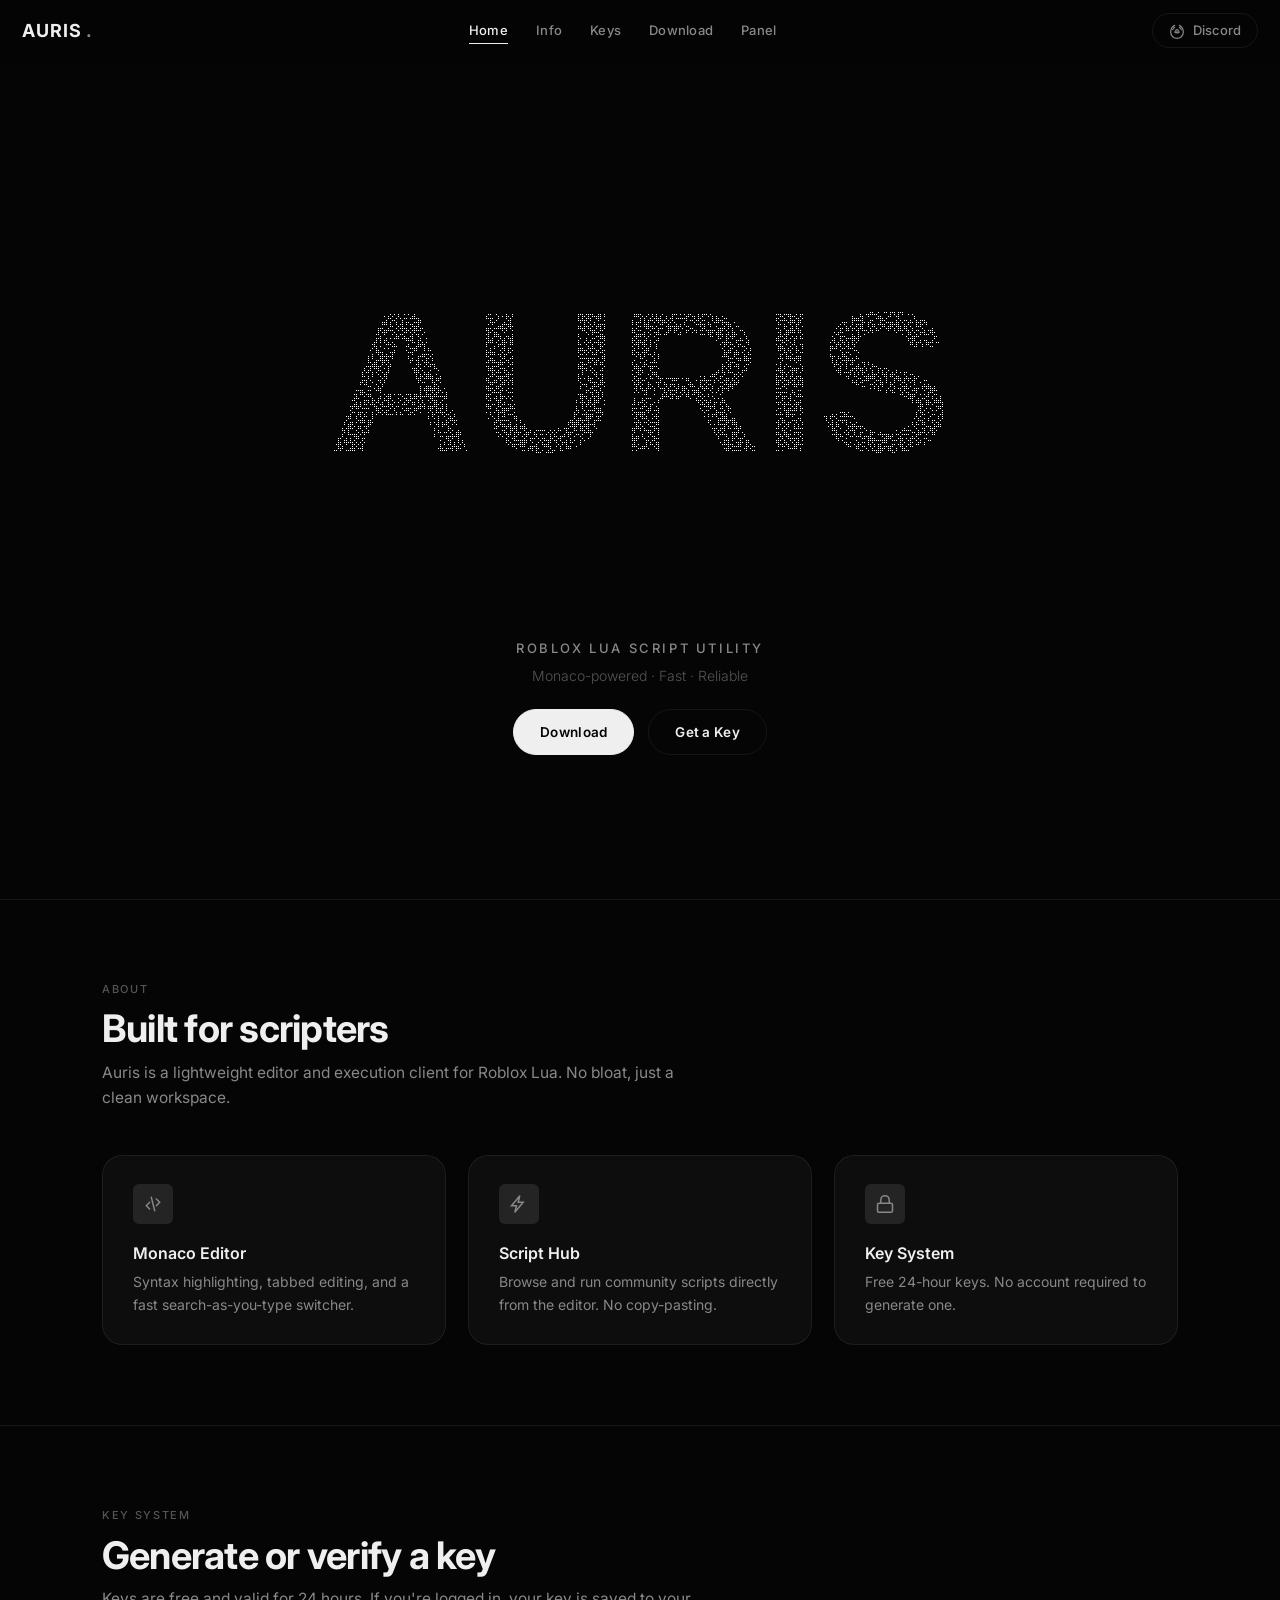
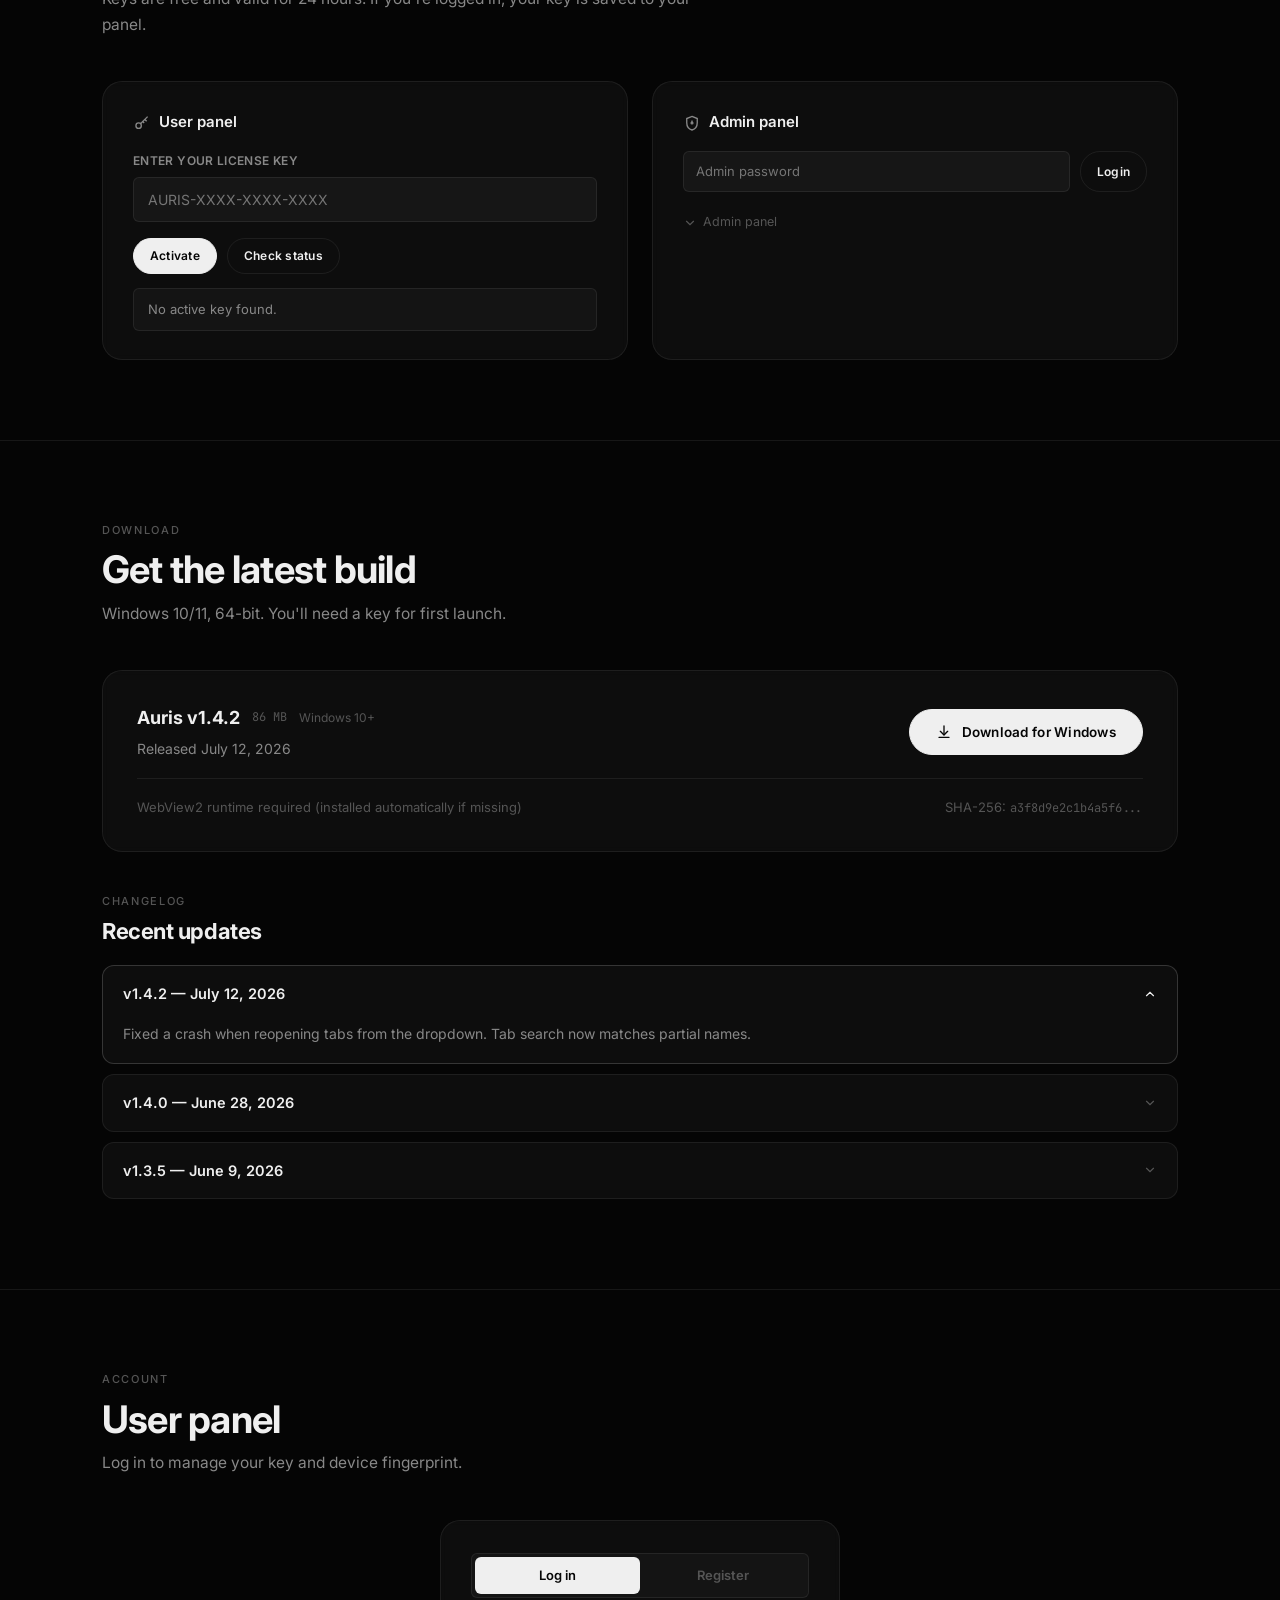
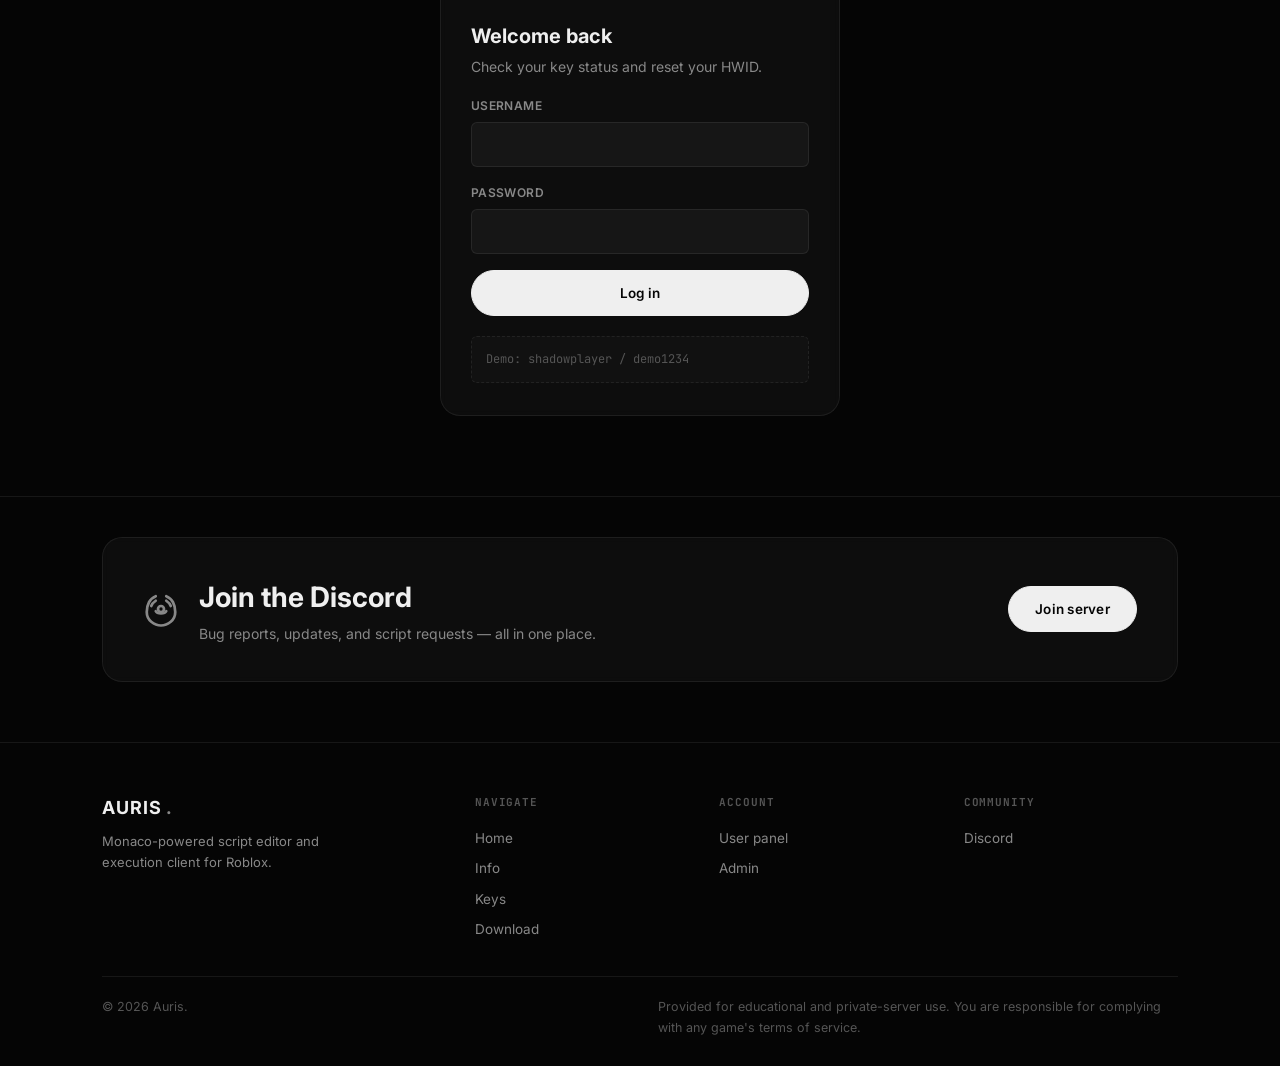
<file: index.html>
<!DOCTYPE html>
<html lang="en">
<head>
    <meta charset="UTF-8" />
    <meta name="viewport" content="width=device-width, initial-scale=1.0" />
    <title>Auris — Roblox Lua Script Utility</title>
    <link rel="preconnect" href="https://fonts.googleapis.com" />
    <link rel="preconnect" href="https://fonts.gstatic.com" crossorigin />
    <link href="https://fonts.googleapis.com/css2?family=Inter:ital,opsz,wght@0,14..32,100..900;1,14..32,100..900&family=JetBrains+Mono:ital,wght@0,100..800;1,100..800&display=swap" rel="stylesheet" />
    <style>
        /* ============================================================
           AURIS — refined minimal theme (monochrome)
           ============================================================ */
        *,
        *::before,
        *::after {
            box-sizing: border-box;
            margin: 0;
            padding: 0;
        }

        :root {
            --bg: #050505;
            --bg-raised: #0b0b0b;
            --bg-panel: rgba(255, 255, 255, 0.035);
            --border: rgba(255, 255, 255, 0.07);
            --border-hi: rgba(255, 255, 255, 0.16);
            --text: #efefef;
            --text-dim: #888;
            --text-muted: #555;
            --text-inverse: #0b0b0b;
            --accent-soft: rgba(192, 192, 192, 0.12);
            --accent-glow: rgba(255, 255, 255, 0.06);
            --radius-sm: 6px;
            --radius-md: 12px;
            --radius-lg: 20px;
            --radius-xl: 28px;
            --font: 'Inter', -apple-system, BlinkMacSystemFont, 'Segoe UI', sans-serif;
            --mono: 'JetBrains Mono', ui-monospace, 'Consolas', monospace;
            --max-w: 1120px;
            --nav-h: 62px;
        }

        html {
            scroll-behavior: smooth;
        }

        body {
            background: var(--bg);
            color: var(--text);
            font-family: var(--font);
            font-size: 15px;
            line-height: 1.65;
            -webkit-font-smoothing: antialiased;
            overflow-x: hidden;
        }

        ::selection {
            background: rgba(255, 255, 255, 0.15);
            color: #fff;
        }

        ::-webkit-scrollbar {
            width: 4px;
        }
        ::-webkit-scrollbar-track {
            background: var(--bg);
        }
        ::-webkit-scrollbar-thumb {
            background: #333;
            border-radius: 4px;
        }
        ::-webkit-scrollbar-thumb:hover {
            background: #555;
        }

        a {
            color: inherit;
            text-decoration: none;
        }

        button {
            font: inherit;
            cursor: pointer;
            border: none;
            background: none;
            color: inherit;
        }

        input {
            font: inherit;
            color: inherit;
            background: none;
            border: none;
            outline: none;
        }

        /* ---- containers ---- */
        .container {
            max-width: var(--max-w);
            margin: 0 auto;
            padding: 0 22px;
        }

        /* ---- nav ---- */
        .navbar {
            position: fixed;
            top: 0;
            left: 0;
            right: 0;
            z-index: 100;
            height: var(--nav-h);
            padding: 0 22px;
            display: flex;
            align-items: center;
            justify-content: space-between;
            background: rgba(5, 5, 5, 0.7);
            backdrop-filter: blur(14px) saturate(1.4);
            -webkit-backdrop-filter: blur(14px) saturate(1.4);
            border-bottom: 1px solid transparent;
            transition: border-color 0.3s, background 0.3s;
        }
        .navbar.scrolled {
            border-color: var(--border);
            background: rgba(5, 5, 5, 0.85);
        }

        .nav-logo {
            font-weight: 700;
            font-size: 18px;
            letter-spacing: 0.06em;
            display: flex;
            align-items: center;
            gap: 4px;
        }
        .nav-logo .dot {
            color: var(--text-dim);
        }

        .nav-links {
            display: flex;
            gap: 28px;
            list-style: none;
            align-items: center;
        }
        .nav-links a {
            font-size: 13px;
            font-weight: 500;
            color: var(--text-dim);
            transition: color 0.2s;
            letter-spacing: 0.02em;
            position: relative;
            padding: 4px 0;
        }
        .nav-links a::after {
            content: '';
            position: absolute;
            left: 0;
            bottom: -2px;
            width: 0;
            height: 1.5px;
            background: var(--text);
            transition: width 0.3s;
        }
        .nav-links a:hover,
        .nav-links a.active {
            color: var(--text);
        }
        .nav-links a:hover::after,
        .nav-links a.active::after {
            width: 100%;
        }

        .nav-discord {
            display: inline-flex;
            align-items: center;
            gap: 8px;
            font-size: 13px;
            font-weight: 500;
            color: var(--text-dim);
            padding: 6px 16px;
            border: 1px solid var(--border);
            border-radius: 30px;
            transition: border-color 0.25s, color 0.25s;
        }
        .nav-discord:hover {
            border-color: var(--border-hi);
            color: var(--text);
        }
        .nav-discord .icon {
            width: 16px;
            height: 16px;
            flex-shrink: 0;
        }

        .nav-toggle {
            display: none;
            width: 36px;
            height: 36px;
            align-items: center;
            justify-content: center;
            border: 1px solid var(--border);
            border-radius: var(--radius-sm);
            color: var(--text-dim);
        }
        .nav-toggle .icon {
            width: 18px;
            height: 18px;
        }

        /* mobile panel */
        .mobile-panel {
            display: none;
            position: fixed;
            top: 0;
            right: 0;
            bottom: 0;
            width: min(300px, 80vw);
            background: #080808;
            border-left: 1px solid var(--border);
            z-index: 140;
            padding: 24px 20px;
            transform: translateX(100%);
            transition: transform 0.32s ease;
        }
        .mobile-panel.open {
            transform: translateX(0);
        }
        .mobile-panel-head {
            display: flex;
            justify-content: space-between;
            align-items: center;
            margin-bottom: 28px;
        }
        .mobile-panel-head .close-btn {
            color: var(--text-dim);
            padding: 4px;
        }
        .mobile-panel-head .close-btn .icon {
            width: 20px;
            height: 20px;
        }
        .mobile-panel nav {
            display: flex;
            flex-direction: column;
            gap: 2px;
        }
        .mobile-panel nav a {
            padding: 12px 4px;
            font-size: 15px;
            color: var(--text);
            border-bottom: 1px solid var(--border);
        }
        .scrim {
            display: none;
            position: fixed;
            inset: 0;
            background: rgba(0, 0, 0, 0.6);
            z-index: 130;
            opacity: 0;
            transition: opacity 0.3s;
        }
        .scrim.open {
            opacity: 1;
        }

        @media (max-width: 780px) {
            .nav-links {
                display: none;
            }
            .nav-toggle {
                display: inline-flex;
            }
            .mobile-panel,
            .scrim {
                display: block;
            }
            .nav-discord .label {
                display: none;
            }
        }

        /* ---- hero / canvas ---- */
        .hero {
            position: relative;
            height: 100vh;
            min-height: 560px;
            height: 100svh;
            overflow: hidden;
            display: flex;
            align-items: center;
            justify-content: center;
        }
        .hero-canvas {
            position: absolute;
            inset: 0;
            width: 100%;
            height: 100%;
            z-index: 1;
            display: block;
        }
        .hero-overlay {
            position: absolute;
            left: 0;
            right: 0;
            bottom: 16%;
            z-index: 2;
            text-align: center;
            padding: 0 24px;
            opacity: 0;
            animation: heroFade 1.2s ease forwards;
            animation-delay: 2.8s;
            pointer-events: none;
        }
        .hero-overlay .tagline {
            font-size: 13px;
            font-weight: 500;
            color: var(--text-dim);
            letter-spacing: 0.2em;
            text-transform: uppercase;
            margin-bottom: 4px;
        }
        .hero-overlay .sub {
            font-size: 14px;
            color: var(--text-muted);
            font-weight: 300;
        }
        .hero-actions {
            margin-top: 22px;
            display: flex;
            gap: 14px;
            justify-content: center;
            flex-wrap: wrap;
            pointer-events: auto;
        }

        @keyframes heroFade {
            to {
                opacity: 1;
            }
        }

        /* ---- buttons ---- */
        .btn {
            display: inline-flex;
            align-items: center;
            gap: 10px;
            padding: 11px 26px;
            border-radius: 30px;
            font-weight: 600;
            font-size: 13.5px;
            letter-spacing: 0.02em;
            border: 1px solid transparent;
            transition: background 0.25s, border-color 0.25s, transform 0.2s, box-shadow 0.25s;
        }
        .btn-primary {
            background: var(--text);
            color: var(--bg);
            border-color: var(--text);
        }
        .btn-primary:hover {
            background: #ccc;
            border-color: #ccc;
            transform: translateY(-2px);
            box-shadow: 0 8px 30px rgba(255, 255, 255, 0.06);
        }
        .btn-secondary {
            background: transparent;
            border-color: var(--border);
            color: var(--text);
        }
        .btn-secondary:hover {
            border-color: var(--border-hi);
            background: var(--bg-panel);
            transform: translateY(-2px);
        }
        .btn-ghost {
            background: var(--bg-panel);
            border-color: var(--border);
            color: var(--text-dim);
        }
        .btn-ghost:hover {
            border-color: var(--border-hi);
            color: var(--text);
        }
        .btn-danger {
            background: rgba(255, 80, 80, 0.08);
            border-color: rgba(255, 80, 80, 0.2);
            color: #f77;
        }
        .btn-danger:hover {
            background: rgba(255, 80, 80, 0.16);
            border-color: rgba(255, 80, 80, 0.35);
        }
        .btn-block {
            width: 100%;
            justify-content: center;
        }
        .btn-sm {
            padding: 7px 16px;
            font-size: 12px;
            border-radius: 20px;
        }
        .btn .icon {
            width: 16px;
            height: 16px;
            flex-shrink: 0;
        }

        /* ---- sections ---- */
        section {
            padding: 80px 0;
            border-bottom: 1px solid var(--border);
        }
        section:last-of-type {
            border-bottom: none;
        }

        .section-head {
            max-width: 600px;
            margin-bottom: 44px;
        }
        .section-head .label {
            font-size: 11px;
            font-weight: 500;
            letter-spacing: 0.15em;
            text-transform: uppercase;
            color: var(--text-muted);
            display: block;
            margin-bottom: 8px;
        }
        .section-head h2 {
            font-size: clamp(26px, 3.4vw, 38px);
            font-weight: 700;
            letter-spacing: -0.02em;
            line-height: 1.2;
        }
        .section-head p {
            color: var(--text-dim);
            margin-top: 8px;
            font-size: 15.5px;
        }

        /* ---- cards ---- */
        .card {
            background: var(--bg-panel);
            border: 1px solid var(--border);
            border-radius: var(--radius-lg);
            padding: 28px 30px;
            transition: border-color 0.25s, transform 0.25s;
            backdrop-filter: blur(4px);
        }
        .card-hover:hover {
            border-color: var(--border-hi);
            transform: translateY(-3px);
        }

        .grid-2 {
            display: grid;
            grid-template-columns: 1fr 1fr;
            gap: 22px;
        }
        .grid-3 {
            display: grid;
            grid-template-columns: repeat(3, 1fr);
            gap: 22px;
        }
        @media (max-width: 820px) {
            .grid-2 {
                grid-template-columns: 1fr;
            }
            .grid-3 {
                grid-template-columns: 1fr 1fr;
            }
        }
        @media (max-width: 540px) {
            .grid-3 {
                grid-template-columns: 1fr;
            }
        }

        .feature-icon {
            width: 40px;
            height: 40px;
            border-radius: var(--radius-sm);
            background: var(--accent-soft);
            display: flex;
            align-items: center;
            justify-content: center;
            margin-bottom: 16px;
        }
        .feature-icon .icon {
            width: 20px;
            height: 20px;
            color: var(--text-dim);
        }
        .feature-card h3 {
            font-size: 16px;
            font-weight: 600;
            margin-bottom: 4px;
        }
        .feature-card p {
            font-size: 14px;
            color: var(--text-dim);
            margin: 0;
        }

        /* ---- steps ---- */
        .steps {
            display: grid;
            grid-template-columns: repeat(3, 1fr);
            gap: 28px;
            counter-reset: step;
        }
        @media (max-width: 700px) {
            .steps {
                grid-template-columns: 1fr;
                gap: 18px;
            }
        }
        .step .num {
            font-family: var(--mono);
            font-size: 12px;
            color: var(--text-muted);
            letter-spacing: 0.08em;
            display: block;
            margin-bottom: 10px;
        }
        .step h3 {
            font-size: 16px;
            font-weight: 600;
            margin-bottom: 2px;
        }
        .step p {
            font-size: 14px;
            color: var(--text-dim);
            margin: 0;
        }

        /* ---- key system ---- */
        .key-grid {
            display: grid;
            grid-template-columns: 1fr 1fr;
            gap: 24px;
        }
        @media (max-width: 800px) {
            .key-grid {
                grid-template-columns: 1fr;
            }
        }

        .key-panel .panel-title {
            display: flex;
            align-items: center;
            justify-content: space-between;
            margin-bottom: 16px;
        }
        .key-panel .panel-title h3 {
            font-size: 15px;
            font-weight: 600;
            display: flex;
            align-items: center;
            gap: 8px;
        }
        .key-panel .panel-title h3 .icon {
            width: 18px;
            height: 18px;
            color: var(--text-dim);
        }

        .field {
            margin-bottom: 16px;
        }
        .field label {
            display: block;
            font-size: 12px;
            font-weight: 600;
            color: var(--text-dim);
            margin-bottom: 6px;
            letter-spacing: 0.03em;
            text-transform: uppercase;
        }
        .field input {
            width: 100%;
            padding: 10px 14px;
            background: rgba(255, 255, 255, 0.04);
            border: 1px solid var(--border);
            border-radius: var(--radius-sm);
            font-size: 14px;
            transition: border-color 0.25s;
        }
        .field input:focus {
            border-color: var(--border-hi);
        }

        .status-badge {
            display: inline-flex;
            align-items: center;
            gap: 6px;
            font-size: 11.5px;
            font-weight: 600;
            font-family: var(--mono);
            padding: 3px 12px 3px 8px;
            border-radius: 20px;
            text-transform: uppercase;
            letter-spacing: 0.04em;
        }
        .status-badge::before {
            content: '';
            width: 6px;
            height: 6px;
            border-radius: 50%;
            flex-shrink: 0;
        }
        .status-badge.active {
            background: rgba(255, 255, 255, 0.06);
            color: var(--text);
        }
        .status-badge.active::before {
            background: var(--text);
        }
        .status-badge.inactive {
            background: rgba(255, 255, 255, 0.03);
            color: var(--text-muted);
        }
        .status-badge.inactive::before {
            background: var(--text-muted);
        }
        .status-badge.expired {
            background: rgba(255, 80, 80, 0.08);
            color: #f77;
        }
        .status-badge.expired::before {
            background: #f77;
        }

        .key-display {
            font-family: var(--mono);
            font-size: 14px;
            letter-spacing: 0.02em;
            background: rgba(255, 255, 255, 0.03);
            border: 1px solid var(--border);
            border-radius: var(--radius-sm);
            padding: 12px 16px;
            display: flex;
            align-items: center;
            justify-content: space-between;
            gap: 12px;
            margin: 12px 0;
            word-break: break-all;
        }
        .key-display button {
            color: var(--text-muted);
            flex-shrink: 0;
            padding: 4px;
            transition: color 0.2s;
        }
        .key-display button:hover {
            color: var(--text);
        }
        .key-display .icon {
            width: 16px;
            height: 16px;
        }

        .meta-line {
            display: flex;
            justify-content: space-between;
            padding: 8px 0;
            border-bottom: 1px solid var(--border);
            font-size: 13.5px;
        }
        .meta-line:last-child {
            border-bottom: none;
        }
        .meta-line .label {
            color: var(--text-dim);
        }
        .meta-line .value {
            font-weight: 500;
        }
        .meta-line .mono {
            font-family: var(--mono);
            font-size: 13px;
        }

        .btn-group {
            display: flex;
            gap: 10px;
            flex-wrap: wrap;
            margin-top: 12px;
        }

        .status-msg {
            margin-top: 14px;
            padding: 10px 14px;
            border-radius: var(--radius-sm);
            font-size: 13px;
            display: none;
        }
        .status-msg.success {
            display: block;
            background: rgba(255, 255, 255, 0.05);
            border: 1px solid rgba(255, 255, 255, 0.08);
            color: var(--text);
        }
        .status-msg.error {
            display: block;
            background: rgba(255, 80, 80, 0.06);
            border: 1px solid rgba(255, 80, 80, 0.12);
            color: #f77;
        }
        .status-msg.info {
            display: block;
            background: rgba(255, 255, 255, 0.03);
            border: 1px solid var(--border);
            color: var(--text-dim);
        }

        .key-list {
            margin-top: 14px;
            max-height: 220px;
            overflow-y: auto;
        }
        .key-list .key-item {
            display: flex;
            justify-content: space-between;
            align-items: center;
            padding: 7px 4px;
            border-bottom: 1px solid var(--border);
            font-size: 13px;
            font-family: var(--mono);
            color: var(--text-dim);
        }
        .key-list .key-item .code {
            color: var(--text);
        }
        .key-list .key-item .actions {
            display: flex;
            gap: 6px;
        }
        .key-list .key-item .actions button {
            color: var(--text-muted);
            padding: 2px 6px;
            font-size: 12px;
            transition: color 0.2s;
        }
        .key-list .key-item .actions button:hover {
            color: #f77;
        }
        .key-list .empty {
            color: var(--text-muted);
            text-align: center;
            padding: 20px 0;
            font-size: 13px;
        }

        .admin-toggle {
            margin-top: 16px;
            font-size: 12.5px;
            color: var(--text-muted);
            cursor: pointer;
            display: inline-flex;
            align-items: center;
            gap: 6px;
            transition: color 0.2s;
            padding: 4px 0;
        }
        .admin-toggle:hover {
            color: var(--text-dim);
        }
        .admin-toggle .icon {
            width: 14px;
            height: 14px;
            transition: transform 0.3s;
        }
        .admin-toggle .icon.open {
            transform: rotate(180deg);
        }
        .admin-area {
            display: none;
            margin-top: 16px;
            padding-top: 16px;
            border-top: 1px solid var(--border);
        }
        .admin-area.open {
            display: block;
        }

        /* ---- user panel ---- */
        .dash-grid {
            display: grid;
            grid-template-columns: 1.3fr 1fr;
            gap: 22px;
            margin-top: 8px;
        }
        @media (max-width: 760px) {
            .dash-grid {
                grid-template-columns: 1fr;
            }
        }

        .dash-stats {
            display: grid;
            grid-template-columns: repeat(4, 1fr);
            gap: 16px;
            margin-bottom: 28px;
        }
        @media (max-width: 700px) {
            .dash-stats {
                grid-template-columns: repeat(2, 1fr);
            }
        }
        .stat-card .stat-label {
            font-family: var(--mono);
            font-size: 10.5px;
            text-transform: uppercase;
            letter-spacing: 0.08em;
            color: var(--text-muted);
            display: block;
            margin-bottom: 4px;
        }
        .stat-card .stat-value {
            font-size: 26px;
            font-weight: 700;
        }

        /* ---- auth ---- */
        .auth-shell {
            min-height: 100vh;
            display: flex;
            align-items: center;
            justify-content: center;
            padding: 100px 20px 60px;
        }
        .auth-card {
            max-width: 380px;
            width: 100%;
            padding: 32px 30px;
        }
        .auth-card h1 {
            font-size: 22px;
            font-weight: 700;
            margin-bottom: 4px;
        }
        .auth-card .sub {
            font-size: 14px;
            color: var(--text-dim);
            margin-bottom: 24px;
        }
        .auth-tabs {
            display: flex;
            background: rgba(255, 255, 255, 0.03);
            border: 1px solid var(--border);
            border-radius: var(--radius-sm);
            padding: 3px;
            margin-bottom: 22px;
        }
        .auth-tabs button {
            flex: 1;
            padding: 8px;
            font-size: 13px;
            font-weight: 600;
            border-radius: var(--radius-sm);
            color: var(--text-muted);
            transition: background 0.2s, color 0.2s;
        }
        .auth-tabs button.active {
            background: var(--text);
            color: var(--bg);
        }
        .auth-tabs button:not(.active):hover {
            color: var(--text);
        }
        .auth-hint {
            font-family: var(--mono);
            font-size: 12px;
            color: var(--text-muted);
            background: rgba(255, 255, 255, 0.02);
            border: 1px dashed var(--border);
            border-radius: var(--radius-sm);
            padding: 12px 14px;
            margin-top: 20px;
            line-height: 1.7;
        }

        /* ---- discord section ---- */
        .discord-band {
            display: flex;
            align-items: center;
            justify-content: space-between;
            gap: 30px;
            flex-wrap: wrap;
            padding: 36px 40px;
        }
        .discord-band .left {
            display: flex;
            align-items: center;
            gap: 20px;
        }
        .discord-band .left .icon {
            width: 36px;
            height: 36px;
            color: var(--text-dim);
        }
        .discord-band h2 {
            font-size: clamp(20px, 2.4vw, 28px);
            font-weight: 700;
            margin-bottom: 2px;
        }
        .discord-band p {
            color: var(--text-dim);
            margin: 0;
            font-size: 14px;
        }

        /* ---- footer ---- */
        .footer {
            padding: 50px 0 28px;
            border-top: 1px solid var(--border);
        }
        .footer-grid {
            display: grid;
            grid-template-columns: 1.6fr 1fr 1fr 1fr;
            gap: 30px;
            padding-bottom: 32px;
        }
        @media (max-width: 760px) {
            .footer-grid {
                grid-template-columns: 1fr 1fr;
            }
        }
        .footer-brand p {
            font-size: 13px;
            color: var(--text-dim);
            max-width: 260px;
            margin-top: 8px;
        }
        .footer-col h4 {
            font-family: var(--mono);
            font-size: 11px;
            text-transform: uppercase;
            letter-spacing: 0.08em;
            color: var(--text-muted);
            margin-bottom: 12px;
        }
        .footer-col a {
            display: block;
            font-size: 13.5px;
            color: var(--text-dim);
            padding: 4px 0;
            transition: color 0.2s;
        }
        .footer-col a:hover {
            color: var(--text);
        }
        .footer-bottom {
            display: flex;
            justify-content: space-between;
            gap: 20px;
            flex-wrap: wrap;
            padding-top: 20px;
            border-top: 1px solid var(--border);
            font-size: 12.5px;
            color: var(--text-muted);
        }
        .footer-bottom .disclaimer {
            max-width: 520px;
        }

        /* ---- toast ---- */
        .toast-stack {
            position: fixed;
            bottom: 24px;
            right: 24px;
            z-index: 300;
            display: flex;
            flex-direction: column;
            gap: 8px;
        }
        .toast {
            background: #0f0f0f;
            border: 1px solid var(--border);
            border-left: 3px solid var(--text);
            border-radius: var(--radius-sm);
            padding: 12px 18px;
            font-size: 13px;
            min-width: 200px;
            box-shadow: 0 12px 40px rgba(0, 0, 0, 0.5);
            animation: toastIn 0.25s ease;
            color: var(--text);
        }
        .toast.error {
            border-left-color: #f77;
        }
        @keyframes toastIn {
            from {
                opacity: 0;
                transform: translateY(10px);
            }
            to {
                opacity: 1;
                transform: translateY(0);
            }
        }

        /* ---- modal ---- */
        .modal-scrim {
            position: fixed;
            inset: 0;
            background: rgba(0, 0, 0, 0.7);
            backdrop-filter: blur(4px);
            z-index: 400;
            display: flex;
            align-items: center;
            justify-content: center;
            padding: 20px;
        }
        .modal-box {
            max-width: 360px;
            width: 100%;
            padding: 28px 24px;
            text-align: center;
        }
        .modal-box p {
            color: var(--text);
            font-size: 15px;
            margin-bottom: 22px;
        }
        .modal-actions {
            display: flex;
            gap: 12px;
        }
        .modal-actions .btn {
            flex: 1;
            justify-content: center;
        }

        /* ---- utilities ---- */
        .hidden {
            display: none !important;
        }
        .text-center {
            text-align: center;
        }
        .mt-8 {
            margin-top: 8px;
        }
        .mt-16 {
            margin-top: 16px;
        }
        .mb-16 {
            margin-bottom: 16px;
        }
        .gap-8 {
            gap: 8px;
        }
        .flex-center {
            display: flex;
            align-items: center;
            gap: 8px;
        }
        .mono {
            font-family: var(--mono);
        }

        /* ---- download page extras ---- */
        .changelog details {
            background: var(--bg-panel);
            border: 1px solid var(--border);
            border-radius: var(--radius-md);
            padding: 0 20px;
            margin-bottom: 10px;
            transition: border-color 0.2s;
        }
        .changelog details[open] {
            border-color: var(--border-hi);
        }
        .changelog summary {
            list-style: none;
            cursor: pointer;
            padding: 16px 0;
            font-weight: 600;
            font-size: 14.5px;
            display: flex;
            justify-content: space-between;
            align-items: center;
        }
        .changelog summary::-webkit-details-marker {
            display: none;
        }
        .changelog summary .chev {
            width: 14px;
            height: 14px;
            color: var(--text-muted);
            transition: transform 0.3s;
            flex-shrink: 0;
            margin-left: 16px;
        }
        .changelog details[open] summary .chev {
            transform: rotate(180deg);
            color: var(--text);
        }
        .changelog .body {
            padding: 0 0 18px;
            font-size: 14px;
            color: var(--text-dim);
        }
        .changelog .body p:last-child {
            margin-bottom: 0;
        }

        /* ---- responsive tweaks ---- */
        @media (max-width: 480px) {
            .card {
                padding: 20px 18px;
            }
            .discord-band {
                padding: 24px 20px;
            }
            .discord-band .left {
                flex-wrap: wrap;
            }
            .hero-overlay .tagline {
                font-size: 11px;
            }
            .hero-overlay .sub {
                font-size: 12px;
            }
        }
    </style>
</head>
<body>

    <!-- ═══ NAV ═══ -->
    <nav class="navbar" id="navbar">
        <a href="#home" class="nav-logo">AURIS<span class="dot">.</span></a>
        <ul class="nav-links">
            <li><a href="#home" class="active">Home</a></li>
            <li><a href="#info">Info</a></li>
            <li><a href="#keysystem">Keys</a></li>
            <li><a href="#download">Download</a></li>
            <li><a href="#userpanel">Panel</a></li>
        </ul>
        <div style="display:flex;align-items:center;gap:12px;">
            <a href="https://discord.gg/mG2QCJRTJK" target="_blank" rel="noopener" class="nav-discord">
                <svg class="icon" viewBox="0 0 24 24" fill="none" stroke="currentColor" stroke-width="1.8" stroke-linecap="round" stroke-linejoin="round"><path d="M8.5 3.5C6.8 4.2 4.8 6 4 7.5c-1.2 2.2-1.5 5-1.5 6.5 0 2.5 1.2 5 3 6.5 1.8 1.5 4.2 2.5 6.5 2.5s4.7-1 6.5-2.5c1.8-1.5 3-4 3-6.5 0-1.5-.3-4.3-1.5-6.5-.8-1.5-2.8-3.3-4.5-4"/><path d="M8.5 6.5c-1.2.8-2.5 2-3 3.5"/><path d="M15.5 6.5c1.2.8 2.5 2 3 3.5"/><circle cx="12" cy="12" r="2"/><path d="M8.5 13.5c.5 1 1.8 1.5 3.5 1.5s3-.5 3.5-1.5"/></svg>
                <span class="label">Discord</span>
            </a>
            <button class="nav-toggle" id="navToggle" aria-label="Menu">
                <svg class="icon" viewBox="0 0 24 24" fill="none" stroke="currentColor" stroke-width="2" stroke-linecap="round"><line x1="3" y1="6" x2="21" y2="6"/><line x1="3" y1="12" x2="21" y2="12"/><line x1="3" y1="18" x2="21" y2="18"/></svg>
            </button>
        </div>
    </nav>

    <div class="scrim" id="scrim"></div>
    <aside class="mobile-panel" id="mobilePanel">
        <div class="mobile-panel-head">
            <span class="nav-logo">AURIS<span class="dot">.</span></span>
            <button class="close-btn" id="mobileClose"><svg class="icon" viewBox="0 0 24 24" fill="none" stroke="currentColor" stroke-width="2" stroke-linecap="round"><line x1="6" y1="6" x2="18" y2="18"/><line x1="18" y1="6" x2="6" y2="18"/></svg></button>
        </div>
        <nav>
            <a href="#home">Home</a>
            <a href="#info">Info</a>
            <a href="#keysystem">Keys</a>
            <a href="#download">Download</a>
            <a href="#userpanel">Panel</a>
            <a href="https://discord.gg/mG2QCJRTJK" target="_blank" rel="noopener" style="color:var(--text-dim);">Discord</a>
        </nav>
    </aside>

    <!-- ═══ HERO ═══ -->
    <section class="hero" id="home">
        <canvas class="hero-canvas" id="heroCanvas"></canvas>
        <div class="hero-overlay">
            <div class="tagline">Roblox Lua Script Utility</div>
            <div class="sub">Monaco-powered · Fast · Reliable</div>
            <div class="hero-actions">
                <a href="#download" class="btn btn-primary">Download</a>
                <a href="#keysystem" class="btn btn-secondary">Get a Key</a>
            </div>
        </div>
    </section>

    <!-- ═══ INFO ═══ -->
    <section id="info">
        <div class="container">
            <div class="section-head">
                <span class="label">About</span>
                <h2>Built for scripters</h2>
                <p>Auris is a lightweight editor and execution client for Roblox Lua. No bloat, just a clean workspace.</p>
            </div>
            <div class="grid-3">
                <div class="card card-hover feature-card">
                    <div class="feature-icon"><svg class="icon" viewBox="0 0 24 24" fill="none" stroke="currentColor" stroke-width="1.8" stroke-linecap="round"><polyline points="16 6 20 10 16 14"/><polyline points="8 18 4 14 8 10"/><line x1="10" y1="4" x2="14" y2="20"/></svg></div>
                    <h3>Monaco Editor</h3>
                    <p>Syntax highlighting, tabbed editing, and a fast search-as-you-type switcher.</p>
                </div>
                <div class="card card-hover feature-card">
                    <div class="feature-icon"><svg class="icon" viewBox="0 0 24 24" fill="none" stroke="currentColor" stroke-width="1.8" stroke-linecap="round"><path d="M13 2L3 14h6l-2 8 10-12h-6l2-8z"/></svg></div>
                    <h3>Script Hub</h3>
                    <p>Browse and run community scripts directly from the editor. No copy-pasting.</p>
                </div>
                <div class="card card-hover feature-card">
                    <div class="feature-icon"><svg class="icon" viewBox="0 0 24 24" fill="none" stroke="currentColor" stroke-width="1.8" stroke-linecap="round"><rect x="3" y="11" width="18" height="11" rx="2" ry="2"/><path d="M7 11V7a5 5 0 0110 0v4"/></svg></div>
                    <h3>Key System</h3>
                    <p>Free 24-hour keys. No account required to generate one.</p>
                </div>
            </div>
        </div>
    </section>

    <!-- ═══ KEY SYSTEM ═══ -->
    <section id="keysystem">
        <div class="container">
            <div class="section-head">
                <span class="label">Key system</span>
                <h2>Generate or verify a key</h2>
                <p>Keys are free and valid for 24 hours. If you're logged in, your key is saved to your panel.</p>
            </div>

            <div class="key-grid">
                <!-- user panel -->
                <div class="card key-panel">
                    <div class="panel-title">
                        <h3><svg class="icon" viewBox="0 0 24 24" fill="none" stroke="currentColor" stroke-width="1.8"><circle cx="7.5" cy="15.5" r="3.6"/><path d="M10 13L19.5 3.5"/><path d="M15.5 7l2.7 2.7"/><path d="M12.7 9.8l2.2 2.2"/></svg>User panel</h3>
                    </div>
                    <div class="field">
                        <label for="userKeyInput">Enter your license key</label>
                        <input type="text" id="userKeyInput" placeholder="AURIS-XXXX-XXXX-XXXX" />
                    </div>
                    <div class="btn-group">
                        <button class="btn btn-primary btn-sm" id="activateKeyBtn">Activate</button>
                        <button class="btn btn-secondary btn-sm" id="checkStatusBtn">Check status</button>
                    </div>
                    <div id="userStatusMsg" class="status-msg"></div>
                    <div id="userInfoDisplay" class="hidden" style="margin-top:16px;">
                        <div class="meta-line"><span class="label">Active key</span><span class="mono" id="activeKeyDisplay">—</span></div>
                        <div class="meta-line"><span class="label">Status</span><span id="activeStatusDisplay">—</span></div>
                        <div class="meta-line"><span class="label">Activated</span><span id="activeDateDisplay">—</span></div>
                    </div>
                </div>

                <!-- admin panel -->
                <div class="card key-panel">
                    <div class="panel-title">
                        <h3><svg class="icon" viewBox="0 0 24 24" fill="none" stroke="currentColor" stroke-width="1.8"><path d="M12 3.2l7 2.8v5.6c0 5-3 8.6-7 9.7-4-1.1-7-4.7-7-9.7V6l7-2.8z"/><circle cx="12" cy="12" r="1.2"/><line x1="12" y1="8.5" x2="12" y2="11.5"/></svg>Admin panel</h3>
                    </div>
                    <div style="display:flex;gap:10px;flex-wrap:wrap;">
                        <input type="password" id="adminPassInput" placeholder="Admin password" style="flex:1;min-width:120px;padding:9px 12px;background:rgba(255,255,255,0.04);border:1px solid var(--border);border-radius:var(--radius-sm);font-size:13px;" />
                        <button class="btn btn-secondary btn-sm" id="adminLoginBtn">Login</button>
                    </div>
                    <div class="admin-area" id="adminArea">
                        <div style="display:flex;gap:10px;flex-wrap:wrap;margin-top:10px;">
                            <input type="text" id="newKeyInput" placeholder="New key (AURIS-...)" style="flex:2;min-width:140px;padding:9px 12px;background:rgba(255,255,255,0.04);border:1px solid var(--border);border-radius:var(--radius-sm);font-size:13px;" />
                            <button class="btn btn-primary btn-sm" id="addKeyBtn">Add</button>
                        </div>
                        <div class="btn-group">
                            <button class="btn btn-secondary btn-sm" id="refreshKeysBtn">Refresh</button>
                            <button class="btn btn-danger btn-sm" id="clearAllKeysBtn">Clear all</button>
                        </div>
                        <div id="adminStatusMsg" class="status-msg"></div>
                        <div class="key-list" id="keyListContainer">
                            <div class="empty">No keys loaded.</div>
                        </div>
                        <div style="margin-top:12px;display:flex;gap:16px;flex-wrap:wrap;font-size:12px;color:var(--text-muted);">
                            <span>Total: <strong id="totalKeyCount">0</strong></span>
                            <span>Used: <strong id="usedKeyCount">0</strong></span>
                            <span>Active: <strong id="activeKeyCount">0</strong></span>
                        </div>
                    </div>
                    <button class="admin-toggle" id="adminToggle">
                        <svg class="icon" viewBox="0 0 24 24" fill="none" stroke="currentColor" stroke-width="2" stroke-linecap="round"><polyline points="6 9 12 15 18 9"/></svg>
                        <span>Admin panel</span>
                    </button>
                </div>
            </div>
        </div>
    </section>

    <!-- ═══ DOWNLOAD ═══ -->
    <section id="download">
        <div class="container">
            <div class="section-head">
                <span class="label">Download</span>
                <h2>Get the latest build</h2>
                <p>Windows 10/11, 64-bit. You'll need a key for first launch.</p>
            </div>
            <div class="card" style="padding:32px 34px;">
                <div style="display:flex;flex-wrap:wrap;align-items:center;justify-content:space-between;gap:20px;">
                    <div>
                        <div style="display:flex;align-items:center;gap:12px;flex-wrap:wrap;">
                            <span style="font-weight:700;font-size:18px;">Auris v1.4.2</span>
                            <span style="font-size:12px;color:var(--text-muted);font-family:var(--mono);">86 MB</span>
                            <span style="font-size:12px;color:var(--text-muted);">Windows 10+</span>
                        </div>
                        <p style="font-size:14px;color:var(--text-dim);margin:4px 0 0;">Released July 12, 2026</p>
                    </div>
                    <button class="btn btn-primary" id="downloadBtn">
                        <svg class="icon" viewBox="0 0 24 24" fill="none" stroke="currentColor" stroke-width="2" stroke-linecap="round"><path d="M12 3v12.5"/><path d="M6.5 11L12 16.5 17.5 11"/><path d="M4.5 20h15"/></svg>
                        Download for Windows
                    </button>
                </div>
                <div style="margin-top:18px;padding-top:18px;border-top:1px solid var(--border);font-size:13px;color:var(--text-muted);display:flex;flex-wrap:wrap;gap:20px;justify-content:space-between;">
                    <span>WebView2 runtime required (installed automatically if missing)</span>
                    <span>SHA-256: <span class="mono" style="font-size:12px;">a3f8d9e2c1b4a5f6...</span></span>
                </div>
            </div>

            <div style="margin-top:40px;">
                <div class="section-head" style="margin-bottom:20px;">
                    <span class="label">Changelog</span>
                    <h2 style="font-size:22px;">Recent updates</h2>
                </div>
                <div class="changelog">
                    <details open>
                        <summary>v1.4.2 — July 12, 2026 <svg class="chev" viewBox="0 0 24 24" fill="none" stroke="currentColor" stroke-width="2" stroke-linecap="round"><polyline points="6 9 12 15 18 9"/></svg></summary>
                        <div class="body"><p>Fixed a crash when reopening tabs from the dropdown. Tab search now matches partial names.</p></div>
                    </details>
                    <details>
                        <summary>v1.4.0 — June 28, 2026 <svg class="chev" viewBox="0 0 24 24" fill="none" stroke="currentColor" stroke-width="2" stroke-linecap="round"><polyline points="6 9 12 15 18 9"/></svg></summary>
                        <div class="body"><p>Added tab bar right-click menu and redesigned welcome screen with recent-file thumbnails.</p></div>
                    </details>
                    <details>
                        <summary>v1.3.5 — June 9, 2026 <svg class="chev" viewBox="0 0 24 24" fill="none" stroke="currentColor" stroke-width="2" stroke-linecap="round"><polyline points="6 9 12 15 18 9"/></svg></summary>
                        <div class="body"><p>Editor performance improvements for large scripts. Minor contrast fixes for the dark theme.</p></div>
                    </details>
                </div>
            </div>
        </div>
    </section>

    <!-- ═══ USER PANEL ═══ -->
    <section id="userpanel">
        <div class="container">
            <div class="section-head">
                <span class="label">Account</span>
                <h2>User panel</h2>
                <p>Log in to manage your key and device fingerprint.</p>
            </div>

            <!-- logged out -->
            <div id="authView">
                <div class="card" style="max-width:400px;margin:0 auto;padding:32px 30px;">
                    <div class="auth-tabs">
                        <button class="active" id="tabLogin">Log in</button>
                        <button id="tabRegister">Register</button>
                    </div>
                    <div id="loginForm">
                        <h1 style="font-size:20px;margin-bottom:2px;">Welcome back</h1>
                        <p style="font-size:14px;color:var(--text-dim);margin-bottom:18px;">Check your key status and reset your HWID.</p>
                        <div class="field">
                            <label for="loginUser">Username</label>
                            <input type="text" id="loginUser" autocomplete="username" />
                        </div>
                        <div class="field">
                            <label for="loginPass">Password</label>
                            <input type="password" id="loginPass" autocomplete="current-password" />
                        </div>
                        <p class="status-msg" id="loginError" style="font-size:13px;"></p>
                        <button class="btn btn-primary btn-block" id="loginBtn">Log in</button>
                        <div class="auth-hint">Demo: shadowplayer / demo1234</div>
                    </div>
                    <div id="registerForm" class="hidden">
                        <h1 style="font-size:20px;margin-bottom:2px;">Create account</h1>
                        <p style="font-size:14px;color:var(--text-dim);margin-bottom:18px;">Optional — you can also generate a key without one.</p>
                        <div class="field">
                            <label for="regUser">Username</label>
                            <input type="text" id="regUser" autocomplete="username" />
                        </div>
                        <div class="field">
                            <label for="regPass">Password</label>
                            <input type="password" id="regPass" autocomplete="new-password" />
                        </div>
                        <p class="status-msg" id="registerError" style="font-size:13px;"></p>
                        <button class="btn btn-primary btn-block" id="registerBtn">Create account</button>
                    </div>
                </div>
            </div>

            <!-- logged in -->
            <div id="dashView" class="hidden">
                <div style="display:flex;justify-content:space-between;align-items:center;flex-wrap:wrap;gap:14px;margin-bottom:20px;">
                    <div>
                        <h2 style="font-size:22px;font-weight:700;">Hey, <span id="dashUsername">—</span></h2>
                        <p style="color:var(--text-dim);font-size:14px;margin:0;">Your key and device status</p>
                    </div>
                    <button class="btn btn-secondary btn-sm" id="logoutBtn">Log out</button>
                </div>

                <div class="dash-grid">
                    <div class="card">
                        <div class="panel-title">
                            <h3 style="font-size:15px;display:flex;align-items:center;gap:8px;">
                                <svg class="icon" style="width:18px;height:18px;color:var(--text-dim);" viewBox="0 0 24 24" fill="none" stroke="currentColor" stroke-width="1.8"><circle cx="7.5" cy="15.5" r="3.6"/><path d="M10 13L19.5 3.5"/><path d="M15.5 7l2.7 2.7"/><path d="M12.7 9.8l2.2 2.2"/></svg>
                                Your key
                            </h3>
                            <span class="status-badge inactive" id="dashKeyPill">no key</span>
                        </div>
                        <div id="dashNoKey">
                            <p style="font-size:14px;color:var(--text-dim);">No active key found.</p>
                            <a href="#keysystem" class="btn btn-primary btn-sm" style="margin-top:6px;">Get a key</a>
                        </div>
                        <div id="dashHasKey" class="hidden">
                            <div class="key-display">
                                <span id="dashKeyValue" style="font-family:var(--mono);">—</span>
                                <button id="dashCopyKey"><svg class="icon" viewBox="0 0 24 24" fill="none" stroke="currentColor" stroke-width="2"><rect x="9.5" y="9.5" width="11" height="11" rx="2"/><path d="M5.5 14.5v-9a2 2 0 0 1 2-2h9"/></svg></button>
                            </div>
                            <div class="meta-line"><span class="label">Expires in</span><span class="mono" id="dashKeyCountdown">—</span></div>
                            <a href="#keysystem" class="btn btn-secondary btn-sm" style="margin-top:12px;">Manage on key page</a>
                        </div>
                    </div>

                    <div class="card">
                        <div class="panel-title">
                            <h3 style="font-size:15px;display:flex;align-items:center;gap:8px;">
                                <svg class="icon" style="width:18px;height:18px;color:var(--text-dim);" viewBox="0 0 24 24" fill="none" stroke="currentColor" stroke-width="1.8"><rect x="3" y="3" width="18" height="18" rx="2"/><path d="M9 3v18"/><path d="M15 3v18"/><path d="M3 9h18"/><path d="M3 15h18"/></svg>
                                Device (HWID)
                            </h3>
                        </div>
                        <div class="key-display" style="font-size:13px;font-family:var(--mono);" id="dashHwid">—</div>
                        <p id="hwidCooldownNote" style="font-size:12.5px;color:var(--text-muted);margin:10px 0 14px;">One reset per 24 hours.</p>
                        <button class="btn btn-secondary btn-sm" id="resetHwidBtn">Reset HWID</button>
                    </div>
                </div>

                <div class="grid-3" style="margin-top:18px;">
                    <a href="#download" class="card card-hover" style="text-align:center;padding:22px 18px;">
                        <div style="margin-bottom:10px;color:var(--text-dim);">
                            <svg style="width:28px;height:28px;" viewBox="0 0 24 24" fill="none" stroke="currentColor" stroke-width="1.8"><path d="M12 3v12.5"/><path d="M6.5 11L12 16.5 17.5 11"/><path d="M4.5 20h15"/></svg>
                        </div>
                        <h3 style="font-size:14px;font-weight:600;">Download</h3>
                        <p style="font-size:13px;color:var(--text-dim);margin:0;">Get the latest build</p>
                    </a>
                    <a href="https://discord.gg/mG2QCJRTJK" target="_blank" rel="noopener" class="card card-hover" style="text-align:center;padding:22px 18px;">
                        <div style="margin-bottom:10px;color:var(--text-dim);">
                            <svg style="width:28px;height:28px;" viewBox="0 0 24 24" fill="none" stroke="currentColor" stroke-width="1.8"><path d="M8.5 3.5C6.8 4.2 4.8 6 4 7.5c-1.2 2.2-1.5 5-1.5 6.5 0 2.5 1.2 5 3 6.5 1.8 1.5 4.2 2.5 6.5 2.5s4.7-1 6.5-2.5c1.8-1.5 3-4 3-6.5 0-1.5-.3-4.3-1.5-6.5-.8-1.5-2.8-3.3-4.5-4"/><path d="M8.5 6.5c-1.2.8-2.5 2-3 3.5"/><path d="M15.5 6.5c1.2.8 2.5 2 3 3.5"/><circle cx="12" cy="12" r="2"/><path d="M8.5 13.5c.5 1 1.8 1.5 3.5 1.5s3-.5 3.5-1.5"/></svg>
                        </div>
                        <h3 style="font-size:14px;font-weight:600;">Discord</h3>
                        <p style="font-size:13px;color:var(--text-dim);margin:0;">Join the community</p>
                    </a>
                    <a href="#info" class="card card-hover" style="text-align:center;padding:22px 18px;">
                        <div style="margin-bottom:10px;color:var(--text-dim);">
                            <svg style="width:28px;height:28px;" viewBox="0 0 24 24" fill="none" stroke="currentColor" stroke-width="1.8"><circle cx="12" cy="12" r="9"/><line x1="12" y1="8" x2="12" y2="12"/><line x1="12" y1="16" x2="12.01" y2="16"/></svg>
                        </div>
                        <h3 style="font-size:14px;font-weight:600;">FAQ</h3>
                        <p style="font-size:13px;color:var(--text-dim);margin:0;">Common questions</p>
                    </a>
                </div>
            </div>
        </div>
    </section>

    <!-- ═══ DISCORD BAND ═══ -->
    <section style="border-bottom:none;padding:40px 0 60px;">
        <div class="container">
            <div class="card discord-band">
                <div class="left">
                    <svg class="icon" viewBox="0 0 24 24" fill="none" stroke="currentColor" stroke-width="1.8" stroke-linecap="round"><path d="M8.5 3.5C6.8 4.2 4.8 6 4 7.5c-1.2 2.2-1.5 5-1.5 6.5 0 2.5 1.2 5 3 6.5 1.8 1.5 4.2 2.5 6.5 2.5s4.7-1 6.5-2.5c1.8-1.5 3-4 3-6.5 0-1.5-.3-4.3-1.5-6.5-.8-1.5-2.8-3.3-4.5-4"/><path d="M8.5 6.5c-1.2.8-2.5 2-3 3.5"/><path d="M15.5 6.5c1.2.8 2.5 2 3 3.5"/><circle cx="12" cy="12" r="2"/><path d="M8.5 13.5c.5 1 1.8 1.5 3.5 1.5s3-.5 3.5-1.5"/></svg>
                    <div>
                        <h2>Join the Discord</h2>
                        <p>Bug reports, updates, and script requests — all in one place.</p>
                    </div>
                </div>
                <a href="https://discord.gg/mG2QCJRTJK" target="_blank" rel="noopener" class="btn btn-primary">Join server</a>
            </div>
        </div>
    </section>

    <!-- ═══ FOOTER ═══ -->
    <footer class="footer">
        <div class="container">
            <div class="footer-grid">
                <div class="footer-brand">
                    <span class="nav-logo">AURIS<span class="dot">.</span></span>
                    <p>Monaco-powered script editor and execution client for Roblox.</p>
                </div>
                <div class="footer-col">
                    <h4>Navigate</h4>
                    <a href="#home">Home</a>
                    <a href="#info">Info</a>
                    <a href="#keysystem">Keys</a>
                    <a href="#download">Download</a>
                </div>
                <div class="footer-col">
                    <h4>Account</h4>
                    <a href="#userpanel">User panel</a>
                    <a href="#keysystem">Admin</a>
                </div>
                <div class="footer-col">
                    <h4>Community</h4>
                    <a href="https://discord.gg/mG2QCJRTJK" target="_blank" rel="noopener">Discord</a>
                </div>
            </div>
            <div class="footer-bottom">
                <p>&copy; <span id="year"></span> Auris.</p>
                <p class="disclaimer">Provided for educational and private-server use. You are responsible for complying with any game's terms of service.</p>
            </div>
        </div>
    </footer>

    <!-- ═══════════════════════════════════════════════════ -->
    <!-- ═══ JAVASCRIPT ═══ -->
    <!-- ═══════════════════════════════════════════════════ -->
    <script>
        (function() {
            'use strict';

            // ─── NAV ───
            const navbar = document.getElementById('navbar');
            const navToggle = document.getElementById('navToggle');
            const mobilePanel = document.getElementById('mobilePanel');
            const mobileClose = document.getElementById('mobileClose');
            const scrim = document.getElementById('scrim');

            window.addEventListener('scroll', () => {
                navbar.classList.toggle('scrolled', window.scrollY > 30);
            }, { passive: true });

            function openMobile() {
                mobilePanel.classList.add('open');
                scrim.classList.add('open');
                document.body.style.overflow = 'hidden';
            }

            function closeMobile() {
                mobilePanel.classList.remove('open');
                scrim.classList.remove('open');
                document.body.style.overflow = '';
            }

            navToggle.addEventListener('click', openMobile);
            mobileClose.addEventListener('click', closeMobile);
            scrim.addEventListener('click', closeMobile);
            mobilePanel.querySelectorAll('a').forEach(a => a.addEventListener('click', closeMobile));

            // ─── YEAR ───
            document.getElementById('year').textContent = new Date().getFullYear();

            // ─── TOAST ───
            function showToast(msg, type) {
                let stack = document.querySelector('.toast-stack');
                if (!stack) {
                    stack = document.createElement('div');
                    stack.className = 'toast-stack';
                    document.body.appendChild(stack);
                }
                const el = document.createElement('div');
                el.className = 'toast' + (type === 'error' ? ' error' : '');
                el.textContent = msg;
                stack.appendChild(el);
                setTimeout(() => {
                    el.style.opacity = '0';
                    el.style.transition = 'opacity 0.25s';
                    setTimeout(() => el.remove(), 260);
                }, 3200);
            }

            // ─── CONFIRM MODAL ───
            function confirmAction(msg, label) {
                return new Promise((resolve) => {
                    const scrim = document.createElement('div');
                    scrim.className = 'modal-scrim';
                    scrim.innerHTML =
                        '<div class="card modal-box"><p>' + msg +
                        '</p><div class="modal-actions"><button class="btn btn-secondary" data-act="cancel">Cancel</button>' +
                        '<button class="btn btn-primary" data-act="ok">' + (label || 'Confirm') +
                        '</button></div></div>';
                    document.body.appendChild(scrim);
                    scrim.addEventListener('click', (e) => {
                        const act = e.target.closest('[data-act]')?.getAttribute('data-act');
                        if (e.target === scrim || act === 'cancel') { scrim.remove();
                            resolve(false); }
                        if (act === 'ok') { scrim.remove();
                            resolve(true); }
                    });
                });
            }

            // ─── HERO: INFINITE DITHERING LOOP + WIND ───
            const canvas = document.getElementById('heroCanvas');
            const ctx = canvas.getContext('2d');
            let W, H,
                dpr = Math.min(window.devicePixelRatio || 1, 2);

            function resizeCanvas() {
                const rect = canvas.parentElement.getBoundingClientRect();
                W = rect.width;
                H = rect.height;
                canvas.width = Math.round(W * dpr);
                canvas.height = Math.round(H * dpr);
                canvas.style.width = W + 'px';
                canvas.style.height = H + 'px';
                ctx.setTransform(dpr, 0, 0, dpr, 0, 0);
            }

            // --- Text sampling ---
            const WORD = 'AURIS';
            let textPixels = null;
            let textBounds = { xMin: Infinity, xMax: -Infinity, yMin: Infinity, yMax: -Infinity };

            function sampleText() {
                const off = document.createElement('canvas');
                off.width = W;
                off.height = H;
                const octx = off.getContext('2d');
                let fs = Math.min(W * 0.16, H * 0.36);
                fs = Math.max(40, Math.min(fs, 200));
                octx.font = '700 ' + fs + 'px "Inter", "Segoe UI", sans-serif';
                let tw = octx.measureText(WORD).width;
                const maxW = W * 0.86;
                if (tw > maxW) { fs *= maxW / tw;
                    octx.font = '700 ' + fs + 'px "Inter", "Segoe UI", sans-serif'; }
                const ty = H * 0.44;
                octx.fillStyle = '#fff';
                octx.textAlign = 'center';
                octx.textBaseline = 'middle';
                octx.fillText(WORD, W / 2, ty);

                const data = octx.getImageData(0, 0, W, H).data;
                textPixels = new Uint8Array(W * H);
                textBounds = { xMin: Infinity, xMax: -Infinity, yMin: Infinity, yMax: -Infinity };
                const step = 2;
                for (let y = 0; y < H; y += step) {
                    for (let x = 0; x < W; x += step) {
                        const idx = (y * W + x) * 4;
                        if (data[idx + 3] > 120) {
                            textPixels[y * W + x] = 1;
                            if (x < textBounds.xMin) textBounds.xMin = x;
                            if (x > textBounds.xMax) textBounds.xMax = x;
                            if (y < textBounds.yMin) textBounds.yMin = y;
                            if (y > textBounds.yMax) textBounds.yMax = y;
                        }
                    }
                }
                const margin = 20;
                textBounds.xMin = Math.max(0, textBounds.xMin - margin);
                textBounds.xMax = Math.min(W, textBounds.xMax + margin);
                textBounds.yMin = Math.max(0, textBounds.yMin - margin);
                textBounds.yMax = Math.min(H, textBounds.yMax + margin);
            }

            // --- Dithering noise ---
            function ditherNoise(x, y, t) {
                let n = Math.sin(x * 127.1 + y * 311.7 + t * 50.0) * 43758.5453;
                return n - Math.floor(n);
            }

            // --- Animation state machine ---
            let lastFrameTime = 0;
            let animState = 'revealing'; // 'revealing', 'holding', 'fading', 'pausing'
            let stateTimer = 0;
            let revealProgress = 0;

            const REVEAL_DURATION = 4000; // ms
            const HOLD_DURATION = 1800;
            const FADE_DURATION = 2000;
            const PAUSE_DURATION = 1200;

            // --- Ambient snow with wind ---
            let ambientSnow = [];
            const SNOW_COUNT = 140;

            function spawnSnow() {
                return {
                    x: Math.random() * W,
                    y: -10 - Math.random() * H * 0.5,
                    vy: 0.5 + Math.random() * 1.8,
                    r: 0.8 + Math.random() * 2.2,
                    op: 0.2 + Math.random() * 0.5,
                    drift: (Math.random() - 0.5) * 0.6,
                };
            }

            function initSnow() {
                ambientSnow = [];
                for (let i = 0; i < SNOW_COUNT; i++) ambientSnow.push(spawnSnow());
            }

            // --- Main draw loop ---
            function drawFrame(timestamp) {
                // Delta time for smooth 60fps
                const dt = lastFrameTime ? Math.min((timestamp - lastFrameTime) / 1000, 0.05) : 0.016;
                lastFrameTime = timestamp;
                const now = timestamp;

                // --- Update animation state ---
                stateTimer += dt;
                if (animState === 'revealing') {
                    revealProgress = Math.min(1, revealProgress + dt / (REVEAL_DURATION / 1000));
                    if (revealProgress >= 1) {
                        animState = 'holding';
                        stateTimer = 0;
                    }
                } else if (animState === 'holding') {
                    if (stateTimer >= HOLD_DURATION / 1000) {
                        animState = 'fading';
                        stateTimer = 0;
                    }
                } else if (animState === 'fading') {
                    revealProgress = Math.max(0, 1 - stateTimer / (FADE_DURATION / 1000));
                    if (revealProgress <= 0) {
                        animState = 'pausing';
                        stateTimer = 0;
                    }
                } else if (animState === 'pausing') {
                    if (stateTimer >= PAUSE_DURATION / 1000) {
                        animState = 'revealing';
                        stateTimer = 0;
                    }
                }

                // --- Wind (gentle oscillation) ---
                const wind = Math.sin(now * 0.00025) * 0.9;

                // --- Update snow ---
                for (const s of ambientSnow) {
                    s.y += s.vy;
                    s.x += s.drift + wind * 0.14;
                    if (s.y > H + 20) {
                        Object.assign(s, spawnSnow());
                        s.y = -10 - Math.random() * 30;
                    }
                    if (s.x < -20) s.x = W + 20;
                    if (s.x > W + 20) s.x = -20;
                }

                // --- Render ---
                ctx.clearRect(0, 0, W, H);

                // 1. Ambient snow
                for (const s of ambientSnow) {
                    ctx.globalAlpha = s.op;
                    ctx.fillStyle = '#fff';
                    ctx.beginPath();
                    ctx.arc(s.x, s.y, s.r, 0, Math.PI * 2);
                    ctx.fill();
                }
                ctx.globalAlpha = 1;

                // 2. Animated dithering text
                if (textPixels) {
                    const xMin = textBounds.xMin;
                    const xMax = textBounds.xMax;
                    const yMin = textBounds.yMin;
                    const yMax = textBounds.yMax;

                    const imgData = ctx.createImageData(W, H);
                    const data = imgData.data;

                    for (let y = yMin; y <= yMax; y++) {
                        for (let x = xMin; x <= xMax; x++) {
                            const idx = y * W + x;
                            if (textPixels[idx] === 1) {
                                const noise = ditherNoise(x, y, now / 1000);
                                if (noise < revealProgress) {
                                    const pIdx = idx * 4;
                                    data[pIdx] = 255;
                                    data[pIdx + 1] = 255;
                                    data[pIdx + 2] = 255;
                                    data[pIdx + 3] = 255;
                                }
                            }
                        }
                    }
                    ctx.putImageData(imgData, 0, 0);

                    // Soft glow when nearly complete
                    if (revealProgress > 0.65) {
                        const grad = ctx.createRadialGradient(W / 2, H * 0.44, 0, W / 2, H * 0.44, Math.max(W, H) * 0.28);
                        grad.addColorStop(0, 'rgba(255,255,255,0.025)');
                        grad.addColorStop(1, 'rgba(255,255,255,0)');
                        ctx.fillStyle = grad;
                        ctx.fillRect(0, 0, W, H);
                    }
                }

                requestAnimationFrame(drawFrame);
            }

            // --- resize handler ---
            let resizeTimer;
            window.addEventListener('resize', () => {
                clearTimeout(resizeTimer);
                resizeTimer = setTimeout(() => {
                    resizeCanvas();
                    sampleText();
                    initSnow();
                }, 200);
            });

            // --- init ---
            resizeCanvas();
            sampleText();
            initSnow();
            // Reset animation state
            animState = 'revealing';
            stateTimer = 0;
            revealProgress = 0;
            lastFrameTime = 0;
            requestAnimationFrame(drawFrame);

            // ─── KEY SYSTEM (localStorage) ───
            const STORAGE_KEY = 'auris_keys_data';

            function getData() {
                try { return JSON.parse(localStorage.getItem(STORAGE_KEY)) || { keys: {}, users: {} }; } catch { return { keys: {},
                        users: {} }; }
            }

            function saveData(data) { localStorage.setItem(STORAGE_KEY, JSON.stringify(data)); }

            function genKey() {
                const chars = 'ABCDEFGHIJKLMNOPQRSTUVWXYZ0123456789';
                let k = 'AURIS-';
                for (let i = 0; i < 4; i++) {
                    for (let j = 0; j < 4; j++) k += chars[Math.floor(Math.random() * chars.length)];
                    if (i < 3) k += '-';
                }
                return k;
            }

            const ADMIN_PASS = 'admin123';
            let adminLoggedIn = false;

            const userKeyInput = document.getElementById('userKeyInput');
            const activateKeyBtn = document.getElementById('activateKeyBtn');
            const checkStatusBtn = document.getElementById('checkStatusBtn');
            const userStatusMsg = document.getElementById('userStatusMsg');
            const userInfoDisplay = document.getElementById('userInfoDisplay');
            const activeKeyDisplay = document.getElementById('activeKeyDisplay');
            const activeStatusDisplay = document.getElementById('activeStatusDisplay');
            const activeDateDisplay = document.getElementById('activeDateDisplay');

            const adminPassInput = document.getElementById('adminPassInput');
            const adminLoginBtn = document.getElementById('adminLoginBtn');
            const adminArea = document.getElementById('adminArea');
            const adminToggle = document.getElementById('adminToggle');
            const newKeyInput = document.getElementById('newKeyInput');
            const addKeyBtn = document.getElementById('addKeyBtn');
            const refreshKeysBtn = document.getElementById('refreshKeysBtn');
            const clearAllKeysBtn = document.getElementById('clearAllKeysBtn');
            const adminStatusMsg = document.getElementById('adminStatusMsg');
            const keyListContainer = document.getElementById('keyListContainer');
            const totalKeyCount = document.getElementById('totalKeyCount');
            const usedKeyCount = document.getElementById('usedKeyCount');
            const activeKeyCount = document.getElementById('activeKeyCount');

            function setUserStatus(msg, type) {
                userStatusMsg.textContent = msg;
                userStatusMsg.className = 'status-msg ' + type;
            }

            function updateUserInfo() {
                const data = getData();
                const stored = localStorage.getItem('auris_active_key');
                if (stored && data.keys[stored]) {
                    const kd = data.keys[stored];
                    activeKeyDisplay.textContent = stored;
                    activeStatusDisplay.textContent = kd.used ? 'Active' : 'Inactive';
                    activeDateDisplay.textContent = kd.activatedAt || '—';
                    userInfoDisplay.classList.remove('hidden');
                } else {
                    userInfoDisplay.classList.add('hidden');
                    localStorage.removeItem('auris_active_key');
                }
            }

            function activateKey(key) {
                const data = getData();
                const trimmed = key.trim().toUpperCase();
                if (!trimmed) { setUserStatus('Please enter a key.', 'error'); return; }
                if (!data.keys[trimmed]) { setUserStatus('Invalid key.', 'error'); return; }
                if (data.keys[trimmed].used) { setUserStatus('This key has already been used.', 'error'); return; }
                data.keys[trimmed].used = true;
                data.keys[trimmed].activatedAt = new Date().toLocaleString();
                saveData(data);
                localStorage.setItem('auris_active_key', trimmed);
                setUserStatus('Key activated successfully!', 'success');
                updateUserInfo();
                renderKeyList();
            }

            function checkStatus() {
                const stored = localStorage.getItem('auris_active_key');
                if (!stored) { setUserStatus('No active key found.', 'info'); return; }
                const data = getData();
                if (data.keys[stored] && data.keys[stored].used) {
                    setUserStatus('Your key is active and valid.', 'success');
                    updateUserInfo();
                } else {
                    setUserStatus('Your key is no longer valid.', 'error');
                    localStorage.removeItem('auris_active_key');
                    userInfoDisplay.classList.add('hidden');
                }
            }

            function setAdminStatus(msg, type) {
                adminStatusMsg.textContent = msg;
                adminStatusMsg.className = 'status-msg ' + type;
            }

            function renderKeyList() {
                const data = getData();
                const keys = Object.keys(data.keys);
                if (!keys.length) {
                    keyListContainer.innerHTML = '<div class="empty">No keys.</div>';
                    totalKeyCount.textContent = '0';
                    usedKeyCount.textContent = '0';
                    activeKeyCount.textContent = '0';
                    return;
                }
                let html = '';
                let used = 0,
                    active = 0;
                for (const k of keys) {
                    const info = data.keys[k];
                    const isUsed = info.used || false;
                    if (isUsed) used++;
                    else active++;
                    const status = isUsed ? 'Used' : 'Active';
                    const cls = isUsed ? 'expired' : 'active';
                    html +=
                        '<div class="key-item"><span class="code">' + k + '</span><span class="status-badge ' + cls +
                        '">' + status +
                        '</span><div class="actions"><button data-key="' + k +
                        '" class="delete-key"><svg style="width:14px;height:14px;" viewBox="0 0 24 24" fill="none" stroke="currentColor" stroke-width="2"><path d="M4.5 7h15"/><path d="M9.5 7V4.3h5V7"/><path d="M6.5 7L7.4 20h9.2L17.5 7"/></svg></button></div></div>';
                }
                keyListContainer.innerHTML = html;
                totalKeyCount.textContent = keys.length;
                usedKeyCount.textContent = used;
                activeKeyCount.textContent = active;

                document.querySelectorAll('.delete-key').forEach(btn => {
                    btn.addEventListener('click', function() {
                        const key = this.dataset.key;
                        if (!confirm('Delete key "' + key + '"?')) return;
                        const data = getData();
                        if (data.keys[key]) {
                            if (localStorage.getItem('auris_active_key') === key) {
                                localStorage.removeItem('auris_active_key');
                                userInfoDisplay.classList.add('hidden');
                            }
                            delete data.keys[key];
                            saveData(data);
                            renderKeyList();
                            updateUserInfo();
                            setAdminStatus('Key deleted.', 'info');
                            setTimeout(() => { adminStatusMsg.className = 'status-msg'; }, 2000);
                        }
                    });
                });
            }

            function addKey(key) {
                const trimmed = key.trim().toUpperCase();
                if (!trimmed) { setAdminStatus('Enter a key.', 'error'); return; }
                if (!trimmed.startsWith('AURIS-')) { setAdminStatus('Key must start with AURIS-', 'error'); return; }
                const data = getData();
                if (data.keys[trimmed]) { setAdminStatus('Key already exists.', 'error'); return; }
                data.keys[trimmed] = { used: false, activatedAt: null };
                saveData(data);
                renderKeyList();
                setAdminStatus('Key added.', 'success');
                newKeyInput.value = '';
                setTimeout(() => { adminStatusMsg.className = 'status-msg'; }, 2000);
            }

            function clearAllKeys() {
                if (!confirm('Delete ALL keys? This cannot be undone.')) return;
                const data = getData();
                data.keys = {};
                saveData(data);
                localStorage.removeItem('auris_active_key');
                userInfoDisplay.classList.add('hidden');
                renderKeyList();
                setAdminStatus('All keys cleared.', 'info');
                setTimeout(() => { adminStatusMsg.className = 'status-msg'; }, 2000);
            }

            let adminOpen = false;
            adminToggle.addEventListener('click', () => {
                adminOpen = !adminOpen;
                adminArea.classList.toggle('open', adminOpen);
                adminToggle.querySelector('.icon').classList.toggle('open', adminOpen);
            });

            adminLoginBtn.addEventListener('click', () => {
                const pass = adminPassInput.value.trim();
                if (pass === ADMIN_PASS) {
                    adminLoggedIn = true;
                    adminPassInput.value = '';
                    setAdminStatus('Logged in as admin.', 'success');
                    adminArea.classList.add('open');
                    adminOpen = true;
                    adminToggle.querySelector('.icon').classList.add('open');
                    renderKeyList();
                    setTimeout(() => { adminStatusMsg.className = 'status-msg'; }, 2000);
                } else {
                    setAdminStatus('Incorrect password.', 'error');
                    setTimeout(() => { adminStatusMsg.className = 'status-msg'; }, 2000);
                }
            });

            addKeyBtn.addEventListener('click', () => {
                if (!adminLoggedIn) { setAdminStatus('Please login as admin first.', 'error'); return; }
                const val = newKeyInput.value.trim();
                if (val) addKey(val);
                else { const k = genKey();
                    newKeyInput.value = k;
                    addKey(k); }
            });

            refreshKeysBtn.addEventListener('click', () => {
                if (!adminLoggedIn) { setAdminStatus('Please login as admin first.', 'error'); return; }
                renderKeyList();
                setAdminStatus('Refreshed.', 'info');
                setTimeout(() => { adminStatusMsg.className = 'status-msg'; }, 1500);
            });

            clearAllKeysBtn.addEventListener('click', () => {
                if (!adminLoggedIn) { setAdminStatus('Please login as admin first.', 'error'); return; }
                clearAllKeys();
            });

            activateKeyBtn.addEventListener('click', () => activateKey(userKeyInput.value));
            userKeyInput.addEventListener('keydown', (e) => { if (e.key === 'Enter') activateKeyBtn.click(); });
            checkStatusBtn.addEventListener('click', checkStatus);

            const initData = getData();
            if (Object.keys(initData.keys).length === 0) {
                const demo = ['AURIS-DEMO-0001', 'AURIS-DEMO-0002', 'AURIS-DEMO-0003', 'AURIS-DEMO-0004',
                    'AURIS-DEMO-0005'
                ];
                for (const k of demo) initData.keys[k] = { used: false, activatedAt: null };
                saveData(initData);
            }
            renderKeyList();
            updateUserInfo();
            setTimeout(checkStatus, 400);

            // ─── USER PANEL AUTH ───
            const DB_USERS = 'auris_users';
            const DB_SESSION = 'auris_session';

            function getUsers() {
                try { return JSON.parse(localStorage.getItem(DB_USERS)) || []; } catch { return []; }
            }

            function saveUsers(users) { localStorage.setItem(DB_USERS, JSON.stringify(users)); }

            function hash(str) {
                let h = 0;
                for (let i = 0; i < str.length; i++) h = (Math.imul(31, h) + str.charCodeAt(i)) | 0;
                return h.toString(16);
            }

            function genId() {
                return 'xxxxxxxx-xxxx-4xxx-yxxx-xxxxxxxxxxxx'.replace(/[xy]/g, (c) => {
                    const r = (Math.random() * 16) | 0;
                    const v = c === 'x' ? r : (r & 0x3) | 0x8;
                    return v.toString(16);
                });
            }

            function genHwid() {
                const chars = 'ABCDEF0123456789';
                let out = '';
                for (let i = 0; i < 32; i++) {
                    out += chars[Math.floor(Math.random() * chars.length)];
                    if ((i + 1) % 8 === 0 && i < 31) out += '-';
                }
                return out;
            }

            function seedUsers() {
                if (getUsers().length) return;
                const now = Date.now();
                saveUsers([{
                    id: genId(),
                    username: 'admin',
                    passwordHash: hash('admin123'),
                    role: 'admin',
                    hwid: genHwid(),
                    createdAt: now - 86400000 * 40,
                    lastHwidReset: 0,
                    banned: false,
                    keyValue: null,
                    keyCreatedAt: null,
                    keyExpiresAt: null,
                }, {
                    id: genId(),
                    username: 'shadowplayer',
                    passwordHash: hash('demo1234'),
                    role: 'user',
                    hwid: genHwid(),
                    createdAt: now - 86400000 * 11,
                    lastHwidReset: 0,
                    banned: false,
                    keyValue: 'AURIS-7F2K-91ZQ-M0XR',
                    keyCreatedAt: now - 3600000 * 4,
                    keyExpiresAt: now + 3600000 * 20,
                }, {
                    id: genId(),
                    username: 'nightowl',
                    passwordHash: hash('demo1234'),
                    role: 'user',
                    hwid: genHwid(),
                    createdAt: now - 86400000 * 2,
                    lastHwidReset: 0,
                    banned: false,
                    keyValue: 'AURIS-3D8B-77TT-QQ1L',
                    keyCreatedAt: now - 86400000 * 2,
                    keyExpiresAt: now - 3600000 * 3,
                }, ]);
            }
            seedUsers();

            function getCurrentUser() {
                const id = localStorage.getItem(DB_SESSION);
                if (!id) return null;
                return getUsers().find(u => u.id === id) || null;
            }

            function updateUser(id, changes) {
                const users = getUsers();
                const idx = users.findIndex(u => u.id === id);
                if (idx === -1) return null;
                users[idx] = { ...users[idx], ...changes };
                saveUsers(users);
                return users[idx];
            }

            function loginUser(username, password) {
                const users = getUsers();
                const user = users.find(u => u.username.toLowerCase() === username.trim().toLowerCase());
                if (!user) return { ok: false, error: 'No account with that username.' };
                if (user.banned) return { ok: false, error: 'This account has been banned.' };
                if (user.passwordHash !== hash(password)) return { ok: false, error: 'Incorrect password.' };
                localStorage.setItem(DB_SESSION, user.id);
                return { ok: true, user };
            }

            function registerUser(username, password) {
                username = username.trim();
                if (username.length < 3) return { ok: false, error: 'Username needs at least 3 characters.' };
                if (password.length < 4) return { ok: false, error: 'Password needs at least 4 characters.' };
                const users = getUsers();
                if (users.some(u => u.username.toLowerCase() === username.toLowerCase())) {
                    return { ok: false, error: 'Username already taken.' };
                }
                const user = {
                    id: genId(),
                    username,
                    passwordHash: hash(password),
                    role: 'user',
                    hwid: genHwid(),
                    createdAt: Date.now(),
                    lastHwidReset: 0,
                    banned: false,
                    keyValue: null,
                    keyCreatedAt: null,
                    keyExpiresAt: null,
                };
                users.push(user);
                saveUsers(users);
                localStorage.setItem(DB_SESSION, user.id);
                return { ok: true, user };
            }

            function logoutUser() { localStorage.removeItem(DB_SESSION); }

            // ─── USER PANEL UI ───
            const authView = document.getElementById('authView');
            const dashView = document.getElementById('dashView');
            const loginForm = document.getElementById('loginForm');
            const registerForm = document.getElementById('registerForm');
            const tabLogin = document.getElementById('tabLogin');
            const tabRegister = document.getElementById('tabRegister');
            const loginUserInput = document.getElementById('loginUser');
            const loginPassInput = document.getElementById('loginPass');
            const loginBtn = document.getElementById('loginBtn');
            const loginError = document.getElementById('loginError');
            const regUserInput = document.getElementById('regUser');
            const regPassInput = document.getElementById('regPass');
            const registerBtn = document.getElementById('registerBtn');
            const registerError = document.getElementById('registerError');
            const logoutBtn = document.getElementById('logoutBtn');
            const dashUsername = document.getElementById('dashUsername');
            const dashKeyPill = document.getElementById('dashKeyPill');
            const dashNoKey = document.getElementById('dashNoKey');
            const dashHasKey = document.getElementById('dashHasKey');
            const dashKeyValue = document.getElementById('dashKeyValue');
            const dashKeyCountdown = document.getElementById('dashKeyCountdown');
            const dashHwid = document.getElementById('dashHwid');
            const dashCopyKey = document.getElementById('dashCopyKey');
            const resetHwidBtn = document.getElementById('resetHwidBtn');
            const hwidCooldownNote = document.getElementById('hwidCooldownNote');
            let dashTimer = null;

            function renderUserPanel() {
                const user = getCurrentUser();
                const loggedIn = !!user;
                authView.classList.toggle('hidden', loggedIn);
                dashView.classList.toggle('hidden', !loggedIn);
                if (!loggedIn) return;

                dashUsername.textContent = user.username;
                dashHwid.textContent = user.hwid;

                const key = user.keyValue ? { value: user.keyValue, expiresAt: user.keyExpiresAt } : null;
                const valid = key && key.expiresAt && key.expiresAt > Date.now();

                if (valid) {
                    dashKeyPill.textContent = 'active';
                    dashKeyPill.className = 'status-badge active';
                    dashNoKey.classList.add('hidden');
                    dashHasKey.classList.remove('hidden');
                    dashKeyValue.textContent = key.value;
                    if (dashTimer) clearInterval(dashTimer);
                    const tick = () => {
                        const left = key.expiresAt - Date.now();
                        if (left <= 0) { clearInterval(dashTimer);
                            renderUserPanel(); return; }
                        const s = Math.floor(left / 1000);
                        const h = Math.floor(s / 3600);
                        const m = Math.floor((s % 3600) / 60);
                        const sec = s % 60;
                        dashKeyCountdown.textContent = [h, m, sec].map(v => String(v).padStart(2, '0')).join(':');
                    };
                    tick();
                    dashTimer = setInterval(tick, 1000);
                } else {
                    dashKeyPill.textContent = 'no key';
                    dashKeyPill.className = 'status-badge inactive';
                    dashNoKey.classList.remove('hidden');
                    dashHasKey.classList.add('hidden');
                    if (dashTimer) clearInterval(dashTimer);
                }

                const sinceReset = Date.now() - (user.lastHwidReset || 0);
                const cooldown = 24 * 60 * 60 * 1000;
                if (user.lastHwidReset && sinceReset < cooldown) {
                    resetHwidBtn.setAttribute('disabled', 'true');
                    const left = cooldown - sinceReset;
                    const s = Math.floor(left / 1000);
                    const h = Math.floor(s / 3600);
                    const m = Math.floor((s % 3600) / 60);
                    hwidCooldownNote.textContent = 'Next reset in ' + h + 'h ' + m + 'm.';
                } else {
                    resetHwidBtn.removeAttribute('disabled');
                    hwidCooldownNote.textContent = 'One reset per 24 hours.';
                }
            }

            tabLogin.addEventListener('click', () => {
                tabLogin.classList.add('active');
                tabRegister.classList.remove('active');
                loginForm.classList.remove('hidden');
                registerForm.classList.add('hidden');
                loginError.textContent = '';
            });
            tabRegister.addEventListener('click', () => {
                tabRegister.classList.add('active');
                tabLogin.classList.remove('active');
                registerForm.classList.remove('hidden');
                loginForm.classList.add('hidden');
                registerError.textContent = '';
            });

            loginBtn.addEventListener('click', () => {
                const res = loginUser(loginUserInput.value, loginPassInput.value);
                if (res.ok) { loginError.textContent = '';
                    showToast('Welcome back, ' + res.user.username + '.');
                    renderUserPanel(); } else loginError.textContent = res.error;
            });

            registerBtn.addEventListener('click', () => {
                const res = registerUser(regUserInput.value, regPassInput.value);
                if (res.ok) { registerError.textContent = '';
                    showToast('Account created. You are logged in.');
                    renderUserPanel(); } else registerError.textContent = res.error;
            });

            logoutBtn.addEventListener('click', () => {
                logoutUser();
                showToast('Logged out.');
                if (dashTimer) clearInterval(dashTimer);
                renderUserPanel();
            });

            dashCopyKey.addEventListener('click', async () => {
                try {
                    await navigator.clipboard.writeText(dashKeyValue.textContent);
                    showToast('Key copied.');
                } catch { showToast('Could not copy automatically.', 'error'); }
            });

            resetHwidBtn.addEventListener('click', async () => {
                const ok = await confirmAction('Reset your HWID? Your key will move to this device.', 'Reset');
                if (!ok) return;
                const user = getCurrentUser();
                updateUser(user.id, { hwid: genHwid(), lastHwidReset: Date.now() });
                showToast('HWID reset.');
                renderUserPanel();
            });

            renderUserPanel();

            // ─── DOWNLOAD BUTTON ───
            document.getElementById('downloadBtn').addEventListener('click', () => {
                showToast('Download started (simulated — replace with your real installer URL).');
                const a = document.createElement('a');
                a.href = '#';
                a.download = 'Auris_v1.4.2_Setup.exe';
                a.style.display = 'none';
                document.body.appendChild(a);
                a.click();
                document.body.removeChild(a);
            });

            // ─── ACTIVE NAV LINK ───
            const sections = document.querySelectorAll('section[id]');
            const navLinks = document.querySelectorAll('.nav-links a, .mobile-panel nav a');
            window.addEventListener('scroll', () => {
                let current = '';
                sections.forEach(sec => {
                    const top = sec.offsetTop - 100;
                    if (window.scrollY >= top) current = sec.id;
                });
                navLinks.forEach(a => {
                    a.classList.toggle('active', a.getAttribute('href') === '#' + current);
                });
            }, { passive: true });

        })();
    </script>

</body>
</html>
</file>
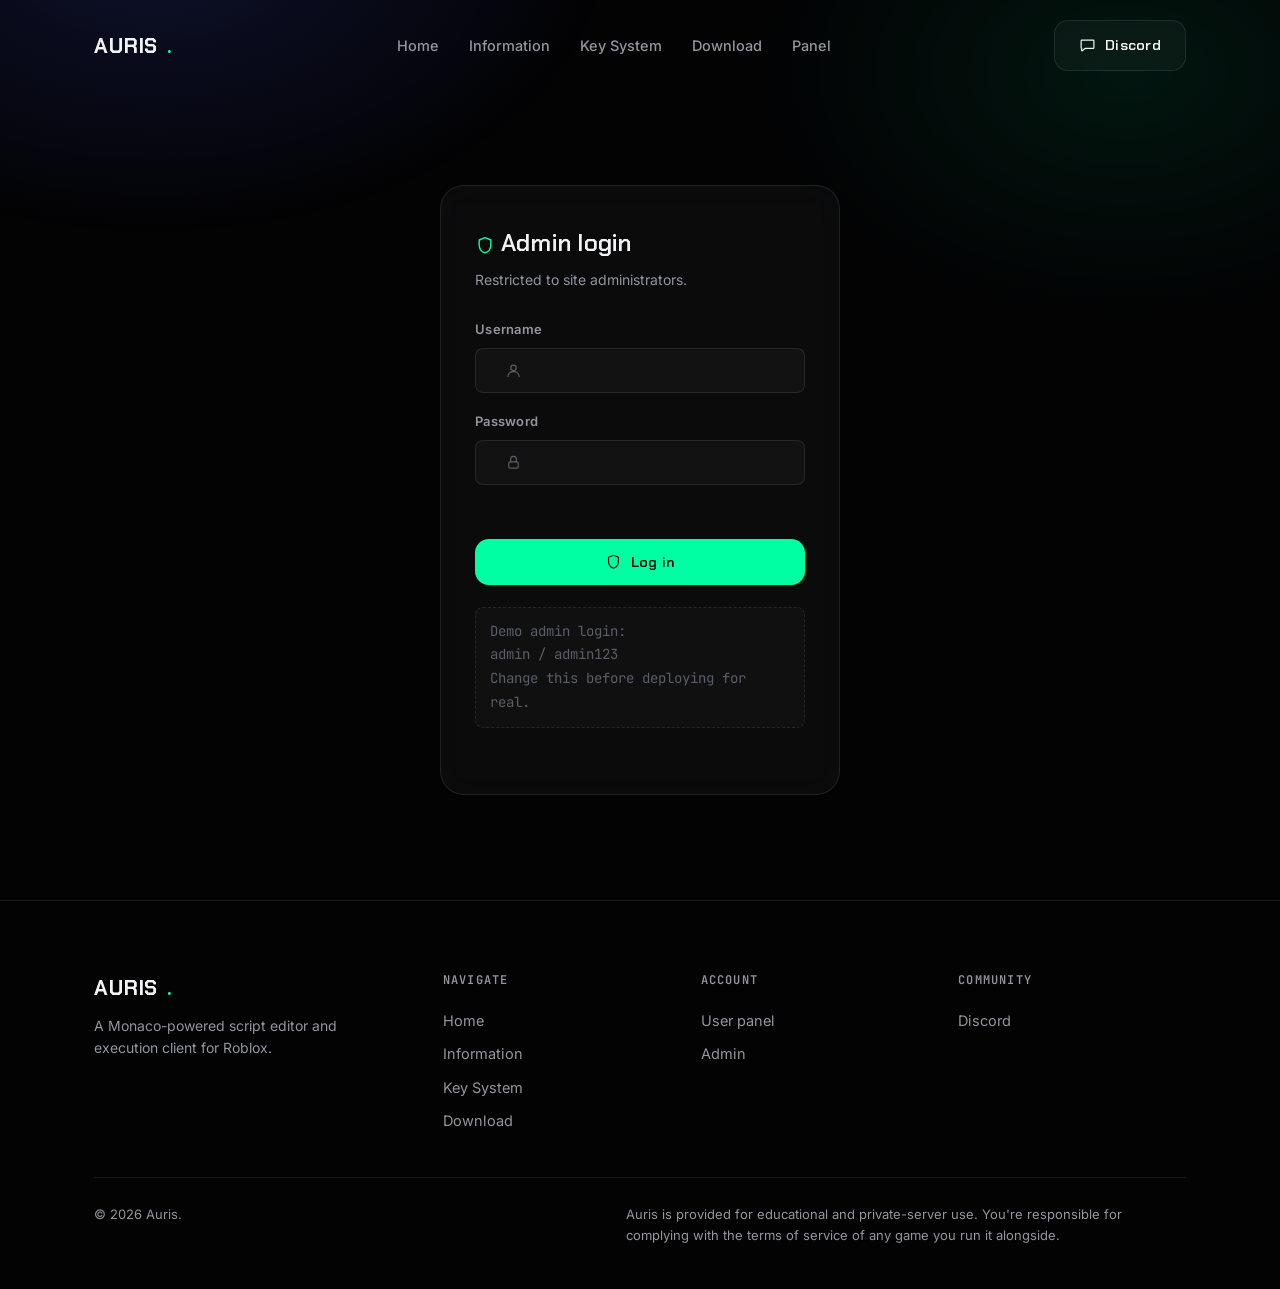
<file: admin.html>
<!DOCTYPE html>
<html lang="en">
<head>
<meta charset="UTF-8">
<meta name="viewport" content="width=device-width, initial-scale=1.0">
<title>Admin — Auris</title>
<meta name="description" content="Manage Auris accounts and keys.">
<link rel="preconnect" href="https://fonts.googleapis.com">
<link rel="preconnect" href="https://fonts.gstatic.com" crossorigin>
<link href="https://fonts.googleapis.com/css2?family=Chakra+Petch:wght@500;600;700&family=Inter:wght@400;500;600;700&family=JetBrains+Mono:wght@400;500;600&display=swap" rel="stylesheet">
<link rel="stylesheet" href="css/style.css">
</head>
<body>

<nav class="navbar" id="navbar">
  <div class="container nav-container">
    <a href="index.html" class="nav-logo">AURIS<span class="dot">.</span></a>
    <ul class="nav-links">
      <li><a href="index.html">Home</a></li>
      <li><a href="information.html">Information</a></li>
      <li><a href="keysystem.html">Key System</a></li>
      <li><a href="download.html">Download</a></li>
      <li><a href="user.html">Panel</a></li>
    </ul>
    <div class="nav-actions">
      <a href="https://discord.gg/invite/mG2QCJRTJK" target="_blank" rel="noopener noreferrer" class="btn btn-ghost">
        <span data-icon="chat"></span><span class="btn-discord-label">Discord</span>
      </a>
      <button class="nav-toggle" id="navToggle" aria-label="Open menu"><span data-icon="menu"></span></button>
    </div>
  </div>
</nav>
<div class="scrim" id="scrim"></div>
<aside class="mobile-panel" id="mobilePanel">
  <div class="mobile-panel-head">
    <span class="nav-logo">AURIS<span class="dot">.</span></span>
    <button id="mobileClose" aria-label="Close menu" style="background:none;border:none;color:var(--paper)"><span data-icon="close"></span></button>
  </div>
  <nav>
    <a href="index.html">Home</a>
    <a href="information.html">Information</a>
    <a href="keysystem.html">Key System</a>
    <a href="download.html">Download</a>
    <a href="user.html">Panel</a>
  </nav>
</aside>

<!-- ============ LOGGED OUT: admin login ============ -->
<div id="authView" class="auth-shell hidden">
  <div class="card auth-card">
    <h1><span data-icon="shield" style="display:inline-flex;vertical-align:-4px;margin-right:6px;width:20px;height:20px;color:var(--mint)"></span>Admin login</h1>
    <p>Restricted to site administrators.</p>
    <div class="field">
      <label for="adminUser">Username</label>
      <div class="input-wrap"><span class="icon" data-icon="user"></span><input id="adminUser" type="text" autocomplete="username"></div>
    </div>
    <div class="field">
      <label for="adminPass">Password</label>
      <div class="input-wrap"><span class="icon" data-icon="lock"></span><input id="adminPass" type="password" autocomplete="current-password"></div>
    </div>
    <p class="form-error" id="adminError"></p>
    <button class="btn btn-primary btn-block" id="adminLoginBtn"><span data-icon="shield"></span>Log in</button>
    <p class="demo-hint">Demo admin login:<br>admin / admin123<br>Change this before deploying for real.</p>
  </div>
</div>

<!-- ============ LOGGED IN: admin dashboard ============ -->
<div id="dashView" class="hidden">
  <header class="dash-header container">
    <div>
      <h1>Admin dashboard</h1>
      <p>Everything here reads from this browser's local demo data.</p>
    </div>
    <button class="btn btn-ghost" id="logoutBtn"><span data-icon="logout"></span>Log out</button>
  </header>

  <section style="padding-top:0">
    <div class="container">
      <div class="stat-row">
        <div class="card stat-card">
          <span class="label">Total users</span>
          <span class="value" id="statUsers">0</span>
        </div>
        <div class="card stat-card">
          <span class="label">Active keys</span>
          <span class="value mint" id="statActiveKeys">0</span>
        </div>
        <div class="card stat-card">
          <span class="label">Keys generated</span>
          <span class="value" id="statTotalKeys">0</span>
        </div>
        <div class="card stat-card">
          <span class="label">Banned</span>
          <span class="value" id="statBanned">0</span>
        </div>
      </div>

      <div class="card">
        <div class="panel-title">
          <h3><span data-icon="users"></span>Users</h3>
        </div>
        <div class="table-toolbar">
          <div class="table-search">
            <span class="icon" data-icon="search"></span>
            <input type="text" id="userSearch" placeholder="Search by username…">
          </div>
        </div>
        <div class="table-wrap">
          <table>
            <thead>
              <tr>
                <th>Username</th>
                <th>Role</th>
                <th>Key status</th>
                <th>HWID</th>
                <th>Joined</th>
                <th>Actions</th>
              </tr>
            </thead>
            <tbody id="userTableBody"></tbody>
          </table>
        </div>
      </div>
    </div>
  </section>
</div>

<footer class="footer">
  <div class="container">
    <div class="footer-top">
      <div class="footer-brand">
        <span class="nav-logo">AURIS<span class="dot">.</span></span>
        <p>A Monaco-powered script editor and execution client for Roblox.</p>
      </div>
      <div class="footer-col">
        <h4>Navigate</h4>
        <a href="index.html">Home</a>
        <a href="information.html">Information</a>
        <a href="keysystem.html">Key System</a>
        <a href="download.html">Download</a>
      </div>
      <div class="footer-col">
        <h4>Account</h4>
        <a href="user.html">User panel</a>
        <a href="admin.html">Admin</a>
      </div>
      <div class="footer-col">
        <h4>Community</h4>
        <a href="https://discord.gg/invite/mG2QCJRTJK" target="_blank" rel="noopener noreferrer">Discord</a>
      </div>
    </div>
    <div class="footer-bottom">
      <p>&copy; <span data-year></span> Auris.</p>
      <p class="disclaimer">Auris is provided for educational and private-server use. You're responsible for complying with the terms of service of any game you run it alongside.</p>
    </div>
  </div>
</footer>

<script src="js/app.js"></script>
<script src="js/auth.js"></script>
<script src="js/keysystem.js"></script>
<script>
  function isAdminSession() {
    const u = getCurrentUser();
    return u && u.role === "admin";
  }

  function renderGate() {
    const ok = isAdminSession();
    document.getElementById("authView").classList.toggle("hidden", ok);
    document.getElementById("dashView").classList.toggle("hidden", !ok);
    if (ok) renderDashboard();
  }

  function fmtDate(ts) {
    return new Date(ts).toLocaleDateString(undefined, { year: "numeric", month: "short", day: "numeric" });
  }

  function renderDashboard() {
    const users = getUsers();
    const kstats = getKeyStats();
    document.getElementById("statUsers").textContent = users.length;
    document.getElementById("statActiveKeys").textContent = kstats.active;
    document.getElementById("statTotalKeys").textContent = kstats.totalGenerated;
    document.getElementById("statBanned").textContent = users.filter((u) => u.banned).length;
    renderTable(users);
  }

  function renderTable(users) {
    const body = document.getElementById("userTableBody");
    if (!users.length) {
      body.innerHTML = '<tr class="empty-row"><td colspan="6">No users match.</td></tr>';
      return;
    }
    body.innerHTML = users.map((u) => {
      const keyOk = u.keyExpiresAt && u.keyExpiresAt > Date.now();
      const keyPill = u.banned
        ? '<span class="status-pill bad">banned</span>'
        : keyOk
          ? '<span class="status-pill on">active</span>'
          : '<span class="status-pill off">' + (u.keyValue ? "expired" : "none") + '</span>';
      return (
        '<tr data-id="' + u.id + '">' +
        "<td>" + u.username + (u.role === "admin" ? ' <span class="mono-id">admin</span>' : "") + "</td>" +
        "<td>" + u.role + "</td>" +
        "<td>" + keyPill + "</td>" +
        '<td><span class="mono-id">' + u.hwid + "</span></td>" +
        "<td>" + fmtDate(u.createdAt) + "</td>" +
        '<td class="row-actions">' +
        '<button data-act="reset-hwid" title="Reset HWID"><span data-icon="refresh"></span></button>' +
        '<button data-act="revoke-key" title="Revoke key"' + (u.keyValue ? "" : " disabled") + '><span data-icon="key"></span></button>' +
        '<button data-act="toggle-ban" title="' + (u.banned ? "Unban" : "Ban") + '"><span data-icon="ban"></span></button>' +
        (u.role === "admin" ? "" : '<button data-act="delete" class="danger" title="Delete"><span data-icon="trash"></span></button>') +
        "</td></tr>"
      );
    }).join("");
    renderIcons(body);
  }

  document.getElementById("adminLoginBtn").addEventListener("click", () => {
    const res = loginUser(document.getElementById("adminUser").value, document.getElementById("adminPass").value);
    const err = document.getElementById("adminError");
    if (!res.ok) { err.textContent = res.error; return; }
    if (res.user.role !== "admin") { err.textContent = "That account doesn't have admin access."; logoutUser(); return; }
    err.textContent = "";
    showToast("Welcome back, " + res.user.username + ".");
    renderGate();
  });

  document.getElementById("logoutBtn").addEventListener("click", () => {
    logoutUser();
    showToast("Logged out.");
    renderGate();
  });

  document.getElementById("userSearch").addEventListener("input", (e) => {
    const q = e.target.value.trim().toLowerCase();
    renderTable(getUsers().filter((u) => u.username.toLowerCase().includes(q)));
  });

  document.getElementById("userTableBody").addEventListener("click", async (e) => {
    const btn = e.target.closest("[data-act]");
    if (!btn) return;
    const row = e.target.closest("tr");
    const id = row.getAttribute("data-id");
    const user = getUsers().find((u) => u.id === id);
    if (!user) return;
    const act = btn.getAttribute("data-act");

    if (act === "reset-hwid") {
      updateUser(id, { hwid: genHwid(), lastHwidReset: Date.now() });
      showToast("HWID reset for " + user.username + ".");
      renderDashboard();
    } else if (act === "revoke-key") {
      const ok = await confirmAction("Revoke the active key for " + user.username + "?", "Revoke");
      if (!ok) return;
      updateUser(id, { keyValue: null, keyCreatedAt: null, keyExpiresAt: null });
      showToast("Key revoked for " + user.username + ".");
      renderDashboard();
    } else if (act === "toggle-ban") {
      const next = !user.banned;
      const ok = await confirmAction((next ? "Ban " : "Unban ") + user.username + "?", next ? "Ban" : "Unban");
      if (!ok) return;
      updateUser(id, { banned: next });
      showToast(user.username + (next ? " banned." : " unbanned."));
      renderDashboard();
    } else if (act === "delete") {
      const ok = await confirmAction("Permanently delete " + user.username + "? This can't be undone.", "Delete");
      if (!ok) return;
      deleteUserById(id);
      showToast(user.username + " deleted.");
      renderDashboard();
    }
  });

  renderGate();
</script>
</body>
</html>
</file>
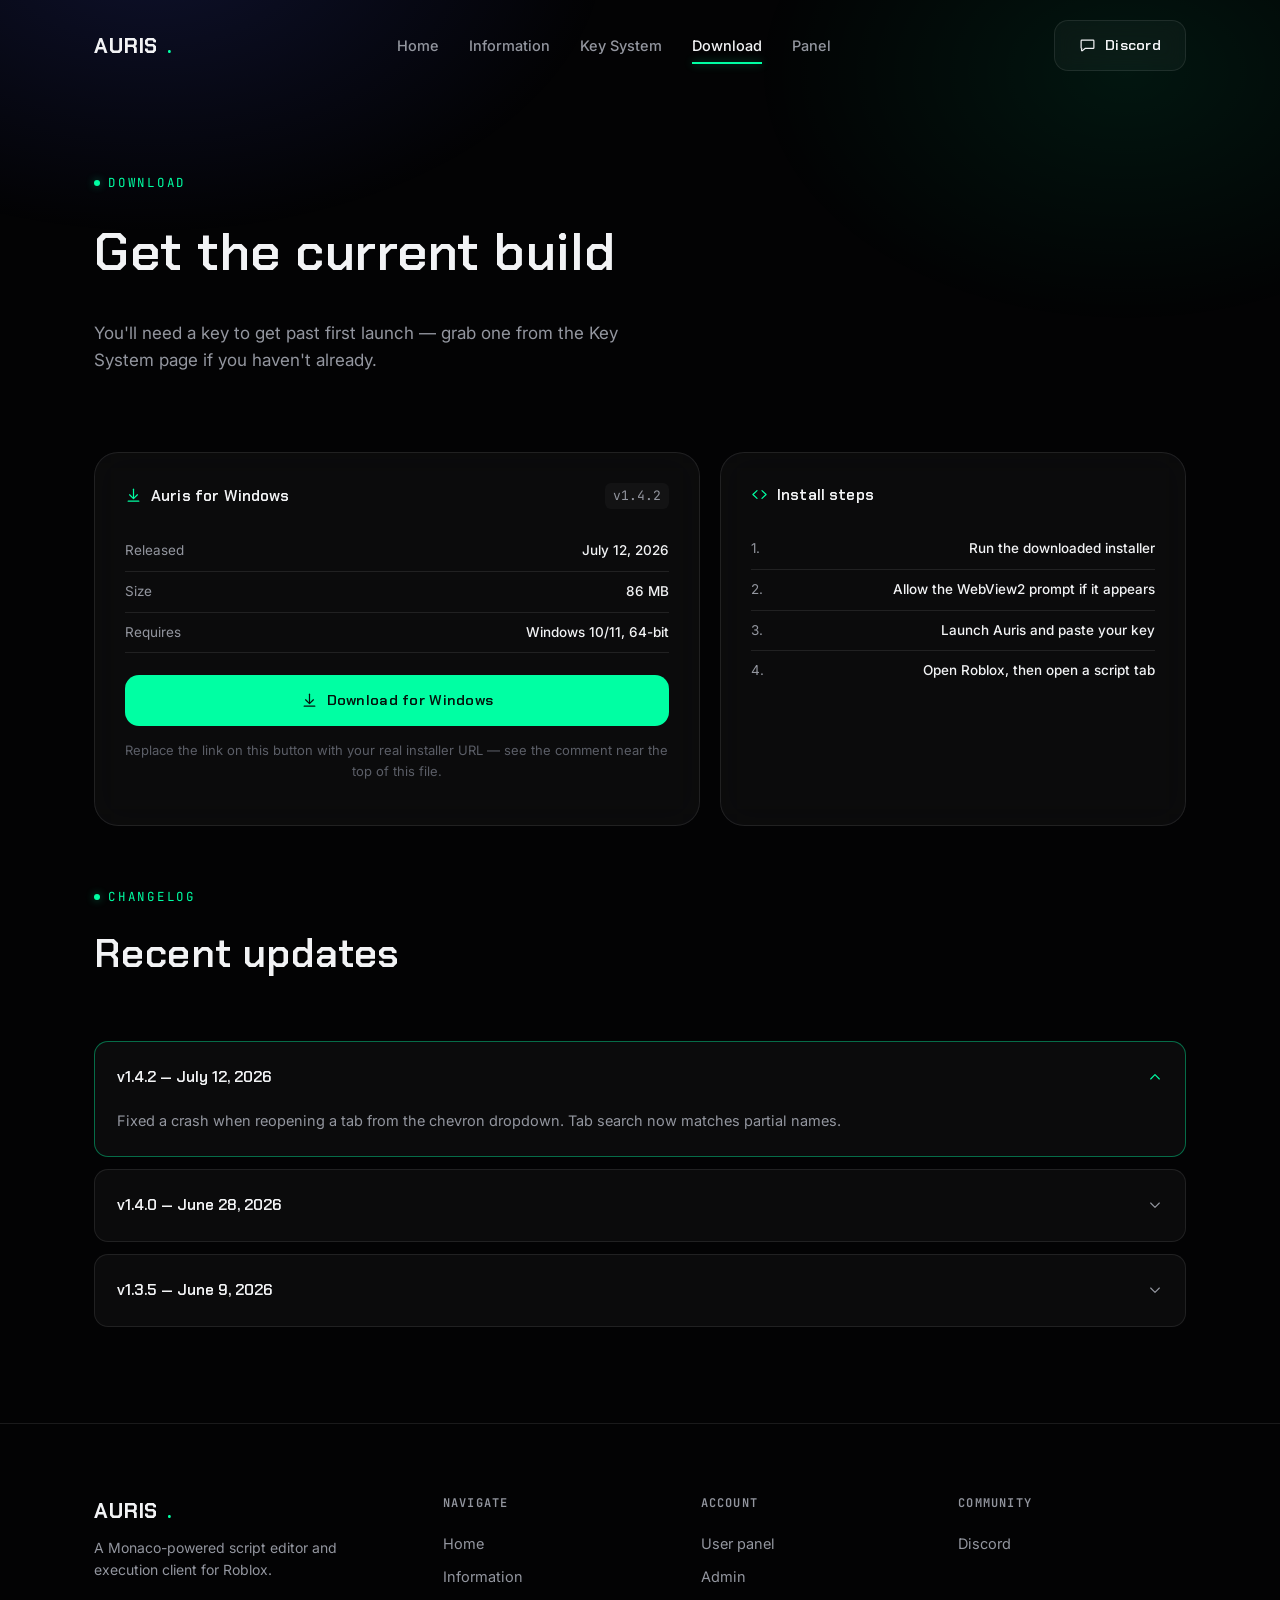
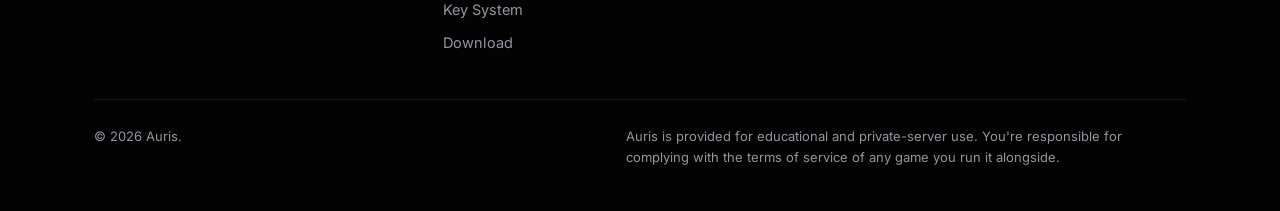
<file: download.html>
<!DOCTYPE html>
<html lang="en">
<head>
<meta charset="UTF-8">
<meta name="viewport" content="width=device-width, initial-scale=1.0">
<title>Download — Auris</title>
<meta name="description" content="Download the latest build of Auris for Windows.">
<link rel="preconnect" href="https://fonts.googleapis.com">
<link rel="preconnect" href="https://fonts.gstatic.com" crossorigin>
<link href="https://fonts.googleapis.com/css2?family=Chakra+Petch:wght@500;600;700&family=Inter:wght@400;500;600;700&family=JetBrains+Mono:wght@400;500;600&display=swap" rel="stylesheet">
<link rel="stylesheet" href="css/style.css">
</head>
<body>

<nav class="navbar" id="navbar">
  <div class="container nav-container">
    <a href="index.html" class="nav-logo">AURIS<span class="dot">.</span></a>
    <ul class="nav-links">
      <li><a href="index.html">Home</a></li>
      <li><a href="information.html">Information</a></li>
      <li><a href="keysystem.html">Key System</a></li>
      <li><a href="download.html">Download</a></li>
      <li><a href="user.html">Panel</a></li>
    </ul>
    <div class="nav-actions">
      <a href="https://discord.gg/invite/mG2QCJRTJK" target="_blank" rel="noopener noreferrer" class="btn btn-ghost">
        <span data-icon="chat"></span><span class="btn-discord-label">Discord</span>
      </a>
      <button class="nav-toggle" id="navToggle" aria-label="Open menu"><span data-icon="menu"></span></button>
    </div>
  </div>
</nav>
<div class="scrim" id="scrim"></div>
<aside class="mobile-panel" id="mobilePanel">
  <div class="mobile-panel-head">
    <span class="nav-logo">AURIS<span class="dot">.</span></span>
    <button id="mobileClose" aria-label="Close menu" style="background:none;border:none;color:var(--paper)"><span data-icon="close"></span></button>
  </div>
  <nav>
    <a href="index.html">Home</a>
    <a href="information.html">Information</a>
    <a href="keysystem.html">Key System</a>
    <a href="download.html">Download</a>
    <a href="user.html">Panel</a>
  </nav>
</aside>

<header class="page-header">
  <div class="container">
    <span class="eyebrow">Download</span>
    <h1>Get the current build</h1>
    <p class="lead">You'll need a key to get past first launch — grab one from the Key System page if you haven't already.</p>
  </div>
</header>

<section style="padding-top:0">
  <div class="container">
    <div class="dash-grid">
      <div class="card">
        <div class="panel-title">
          <h3><span data-icon="download"></span>Auris for Windows</h3>
          <span class="mono-id">v1.4.2</span>
        </div>
        <div class="meta-line"><span>Released</span><span>July 12, 2026</span></div>
        <div class="meta-line"><span>Size</span><span>86 MB</span></div>
        <div class="meta-line"><span>Requires</span><span>Windows 10/11, 64-bit</span></div>
        <a href="#" class="btn btn-primary btn-block" style="margin-top:22px" id="downloadBtn"><span data-icon="download"></span>Download for Windows</a>
        <p style="text-align:center;font-size:13px;color:var(--mist-dim);margin-top:14px">Replace the link on this button with your real installer URL — see the comment near the top of this file.</p>
      </div>

      <div class="card">
        <div class="panel-title">
          <h3><span data-icon="code"></span>Install steps</h3>
        </div>
        <div class="meta-line"><span>1.</span><span>Run the downloaded installer</span></div>
        <div class="meta-line"><span>2.</span><span>Allow the WebView2 prompt if it appears</span></div>
        <div class="meta-line"><span>3.</span><span>Launch Auris and paste your key</span></div>
        <div class="meta-line"><span>4.</span><span>Open Roblox, then open a script tab</span></div>
      </div>
    </div>

    <div class="section-head" style="margin-top:56px">
      <span class="eyebrow">Changelog</span>
      <h2>Recent updates</h2>
    </div>
    <div class="accordion">
      <details open>
        <summary>v1.4.2 — July 12, 2026<span class="chev" data-icon="chevrondown"></span></summary>
        <div class="a-body"><p>Fixed a crash when reopening a tab from the chevron dropdown. Tab search now matches partial names.</p></div>
      </details>
      <details>
        <summary>v1.4.0 — June 28, 2026<span class="chev" data-icon="chevrondown"></span></summary>
        <div class="a-body"><p>Added the tab bar right-click menu and a redesigned welcome screen with recent-file thumbnails.</p></div>
      </details>
      <details>
        <summary>v1.3.5 — June 9, 2026<span class="chev" data-icon="chevrondown"></span></summary>
        <div class="a-body"><p>Editor performance improvements for large scripts. Minor theme contrast fixes.</p></div>
      </details>
    </div>
  </div>
</section>

<footer class="footer">
  <div class="container">
    <div class="footer-top">
      <div class="footer-brand">
        <span class="nav-logo">AURIS<span class="dot">.</span></span>
        <p>A Monaco-powered script editor and execution client for Roblox.</p>
      </div>
      <div class="footer-col">
        <h4>Navigate</h4>
        <a href="index.html">Home</a>
        <a href="information.html">Information</a>
        <a href="keysystem.html">Key System</a>
        <a href="download.html">Download</a>
      </div>
      <div class="footer-col">
        <h4>Account</h4>
        <a href="user.html">User panel</a>
        <a href="admin.html">Admin</a>
      </div>
      <div class="footer-col">
        <h4>Community</h4>
        <a href="https://discord.gg/invite/mG2QCJRTJK" target="_blank" rel="noopener noreferrer">Discord</a>
      </div>
    </div>
    <div class="footer-bottom">
      <p>&copy; <span data-year></span> Auris.</p>
      <p class="disclaimer">Auris is provided for educational and private-server use. You're responsible for complying with the terms of service of any game you run it alongside.</p>
    </div>
  </div>
</footer>

<script src="js/app.js"></script>
<script>
  // Swap "#" for your real hosted installer link (GitHub Releases, your own CDN, etc.)
  document.getElementById("downloadBtn").addEventListener("click", (e) => {
    if (e.currentTarget.getAttribute("href") === "#") {
      e.preventDefault();
      showToast("Hook this button up to your real installer URL in download.html.", "error");
    }
  });
</script>
</body>
</html>
</file>
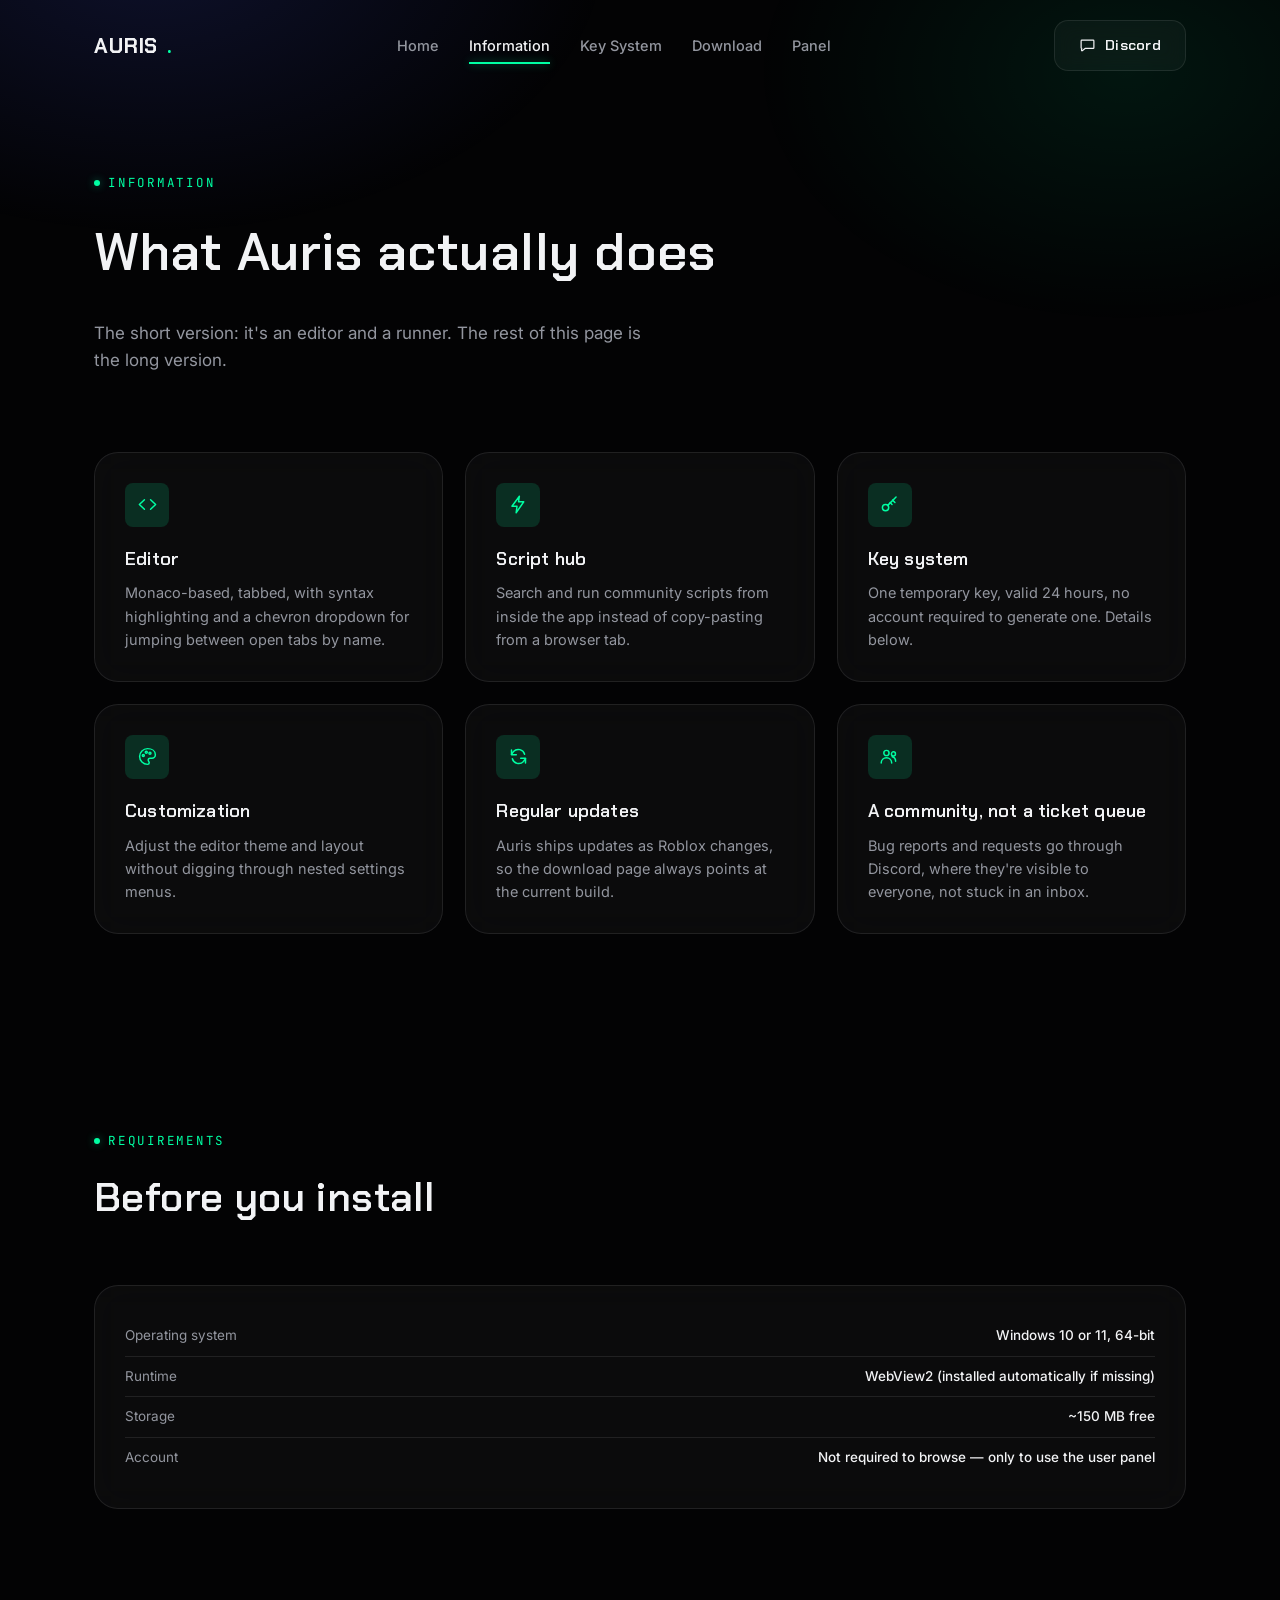
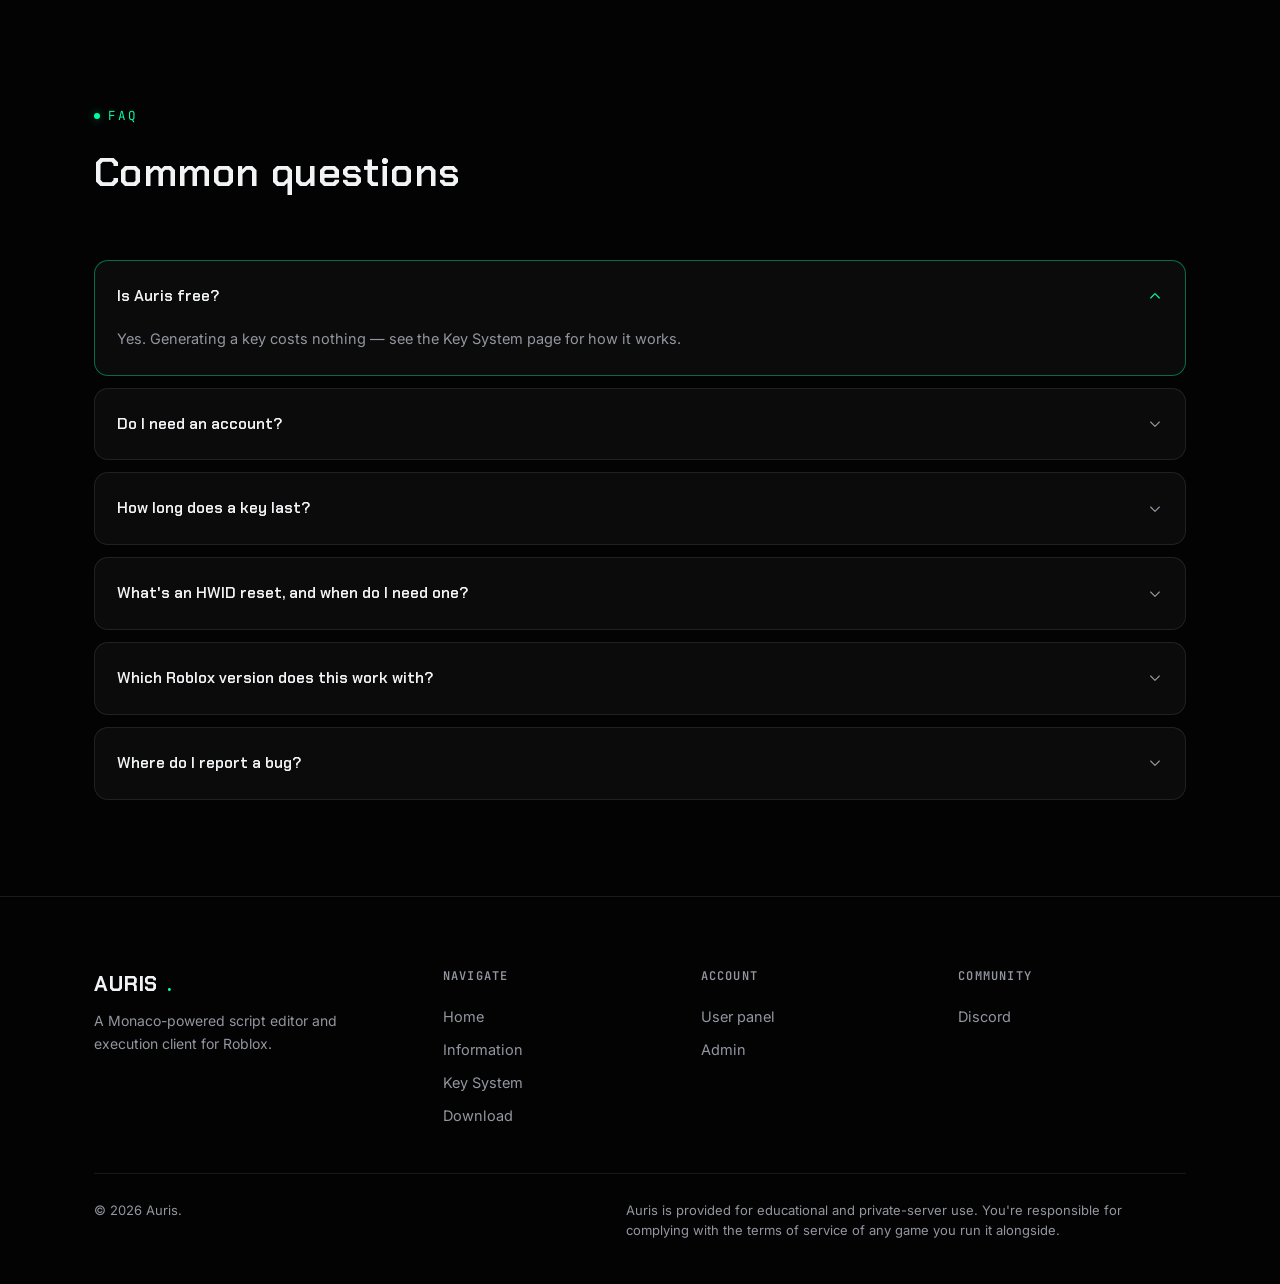
<file: information.html>
<!DOCTYPE html>
<html lang="en">
<head>
<meta charset="UTF-8">
<meta name="viewport" content="width=device-width, initial-scale=1.0">
<title>Information — Auris</title>
<meta name="description" content="What Auris is, how the key system works, system requirements, and answers to common questions.">
<link rel="preconnect" href="https://fonts.googleapis.com">
<link rel="preconnect" href="https://fonts.gstatic.com" crossorigin>
<link href="https://fonts.googleapis.com/css2?family=Chakra+Petch:wght@500;600;700&family=Inter:wght@400;500;600;700&family=JetBrains+Mono:wght@400;500;600&display=swap" rel="stylesheet">
<link rel="stylesheet" href="css/style.css">
</head>
<body>

<nav class="navbar" id="navbar">
  <div class="container nav-container">
    <a href="index.html" class="nav-logo">AURIS<span class="dot">.</span></a>
    <ul class="nav-links">
      <li><a href="index.html">Home</a></li>
      <li><a href="information.html">Information</a></li>
      <li><a href="keysystem.html">Key System</a></li>
      <li><a href="download.html">Download</a></li>
      <li><a href="user.html">Panel</a></li>
    </ul>
    <div class="nav-actions">
      <a href="https://discord.gg/invite/mG2QCJRTJK" target="_blank" rel="noopener noreferrer" class="btn btn-ghost">
        <span data-icon="chat"></span><span class="btn-discord-label">Discord</span>
      </a>
      <button class="nav-toggle" id="navToggle" aria-label="Open menu"><span data-icon="menu"></span></button>
    </div>
  </div>
</nav>
<div class="scrim" id="scrim"></div>
<aside class="mobile-panel" id="mobilePanel">
  <div class="mobile-panel-head">
    <span class="nav-logo">AURIS<span class="dot">.</span></span>
    <button id="mobileClose" aria-label="Close menu" style="background:none;border:none;color:var(--paper)"><span data-icon="close"></span></button>
  </div>
  <nav>
    <a href="index.html">Home</a>
    <a href="information.html">Information</a>
    <a href="keysystem.html">Key System</a>
    <a href="download.html">Download</a>
    <a href="user.html">Panel</a>
  </nav>
</aside>

<header class="page-header">
  <div class="container">
    <span class="eyebrow">Information</span>
    <h1>What Auris actually does</h1>
    <p class="lead">The short version: it's an editor and a runner. The rest of this page is the long version.</p>
  </div>
</header>

<section style="padding-top:0">
  <div class="container">
    <div class="grid grid-3">
      <div class="card card-hover feature-card">
        <div class="icon-badge"><span data-icon="code"></span></div>
        <h3>Editor</h3>
        <p>Monaco-based, tabbed, with syntax highlighting and a chevron dropdown for jumping between open tabs by name.</p>
      </div>
      <div class="card card-hover feature-card">
        <div class="icon-badge"><span data-icon="zap"></span></div>
        <h3>Script hub</h3>
        <p>Search and run community scripts from inside the app instead of copy-pasting from a browser tab.</p>
      </div>
      <div class="card card-hover feature-card">
        <div class="icon-badge"><span data-icon="key"></span></div>
        <h3>Key system</h3>
        <p>One temporary key, valid 24 hours, no account required to generate one. Details below.</p>
      </div>
      <div class="card card-hover feature-card">
        <div class="icon-badge"><span data-icon="palette"></span></div>
        <h3>Customization</h3>
        <p>Adjust the editor theme and layout without digging through nested settings menus.</p>
      </div>
      <div class="card card-hover feature-card">
        <div class="icon-badge"><span data-icon="refresh"></span></div>
        <h3>Regular updates</h3>
        <p>Auris ships updates as Roblox changes, so the download page always points at the current build.</p>
      </div>
      <div class="card card-hover feature-card">
        <div class="icon-badge"><span data-icon="users"></span></div>
        <h3>A community, not a ticket queue</h3>
        <p>Bug reports and requests go through Discord, where they're visible to everyone, not stuck in an inbox.</p>
      </div>
    </div>
  </div>
</section>

<section>
  <div class="container">
    <div class="section-head">
      <span class="eyebrow">Requirements</span>
      <h2>Before you install</h2>
    </div>
    <div class="card">
      <div class="meta-line"><span>Operating system</span><span>Windows 10 or 11, 64-bit</span></div>
      <div class="meta-line"><span>Runtime</span><span>WebView2 (installed automatically if missing)</span></div>
      <div class="meta-line"><span>Storage</span><span>~150 MB free</span></div>
      <div class="meta-line"><span>Account</span><span>Not required to browse — only to use the user panel</span></div>
    </div>
  </div>
</section>

<section>
  <div class="container">
    <div class="section-head">
      <span class="eyebrow">FAQ</span>
      <h2>Common questions</h2>
    </div>
    <div class="accordion">
      <details open>
        <summary>Is Auris free?<span class="chev" data-icon="chevrondown"></span></summary>
        <div class="a-body"><p>Yes. Generating a key costs nothing — see the Key System page for how it works.</p></div>
      </details>
      <details>
        <summary>Do I need an account?<span class="chev" data-icon="chevrondown"></span></summary>
        <div class="a-body"><p>No. You can generate a key and download Auris without registering. An account just gives you a dashboard for your key status and a few extras like resetting your HWID yourself.</p></div>
      </details>
      <details>
        <summary>How long does a key last?<span class="chev" data-icon="chevrondown"></span></summary>
        <div class="a-body"><p>24 hours from the moment it's generated. After that you'll need a new one — the Key System page shows a live countdown so you're never guessing.</p></div>
      </details>
      <details>
        <summary>What's an HWID reset, and when do I need one?<span class="chev" data-icon="chevrondown"></span></summary>
        <div class="a-body"><p>Your key is tied to a device fingerprint (HWID) so it can't be shared freely. If you switch computers or reinstall, reset it from your user panel — there's a cooldown between resets to keep it meaningful.</p></div>
      </details>
      <details>
        <summary>Which Roblox version does this work with?<span class="chev" data-icon="chevrondown"></span></summary>
        <div class="a-body"><p>Whatever version is current on the download page's release notes — check there before reporting a compatibility issue.</p></div>
      </details>
      <details>
        <summary>Where do I report a bug?<span class="chev" data-icon="chevrondown"></span></summary>
        <div class="a-body"><p>In the Discord server. It's faster than email and other people can confirm they're seeing the same thing.</p></div>
      </details>
    </div>
  </div>
</section>

<footer class="footer">
  <div class="container">
    <div class="footer-top">
      <div class="footer-brand">
        <span class="nav-logo">AURIS<span class="dot">.</span></span>
        <p>A Monaco-powered script editor and execution client for Roblox.</p>
      </div>
      <div class="footer-col">
        <h4>Navigate</h4>
        <a href="index.html">Home</a>
        <a href="information.html">Information</a>
        <a href="keysystem.html">Key System</a>
        <a href="download.html">Download</a>
      </div>
      <div class="footer-col">
        <h4>Account</h4>
        <a href="user.html">User panel</a>
        <a href="admin.html">Admin</a>
      </div>
      <div class="footer-col">
        <h4>Community</h4>
        <a href="https://discord.gg/invite/mG2QCJRTJK" target="_blank" rel="noopener noreferrer">Discord</a>
      </div>
    </div>
    <div class="footer-bottom">
      <p>&copy; <span data-year></span> Auris.</p>
      <p class="disclaimer">Auris is provided for educational and private-server use. You're responsible for complying with the terms of service of any game you run it alongside.</p>
    </div>
  </div>
</footer>

<script src="js/app.js"></script>
</body>
</html>
</file>
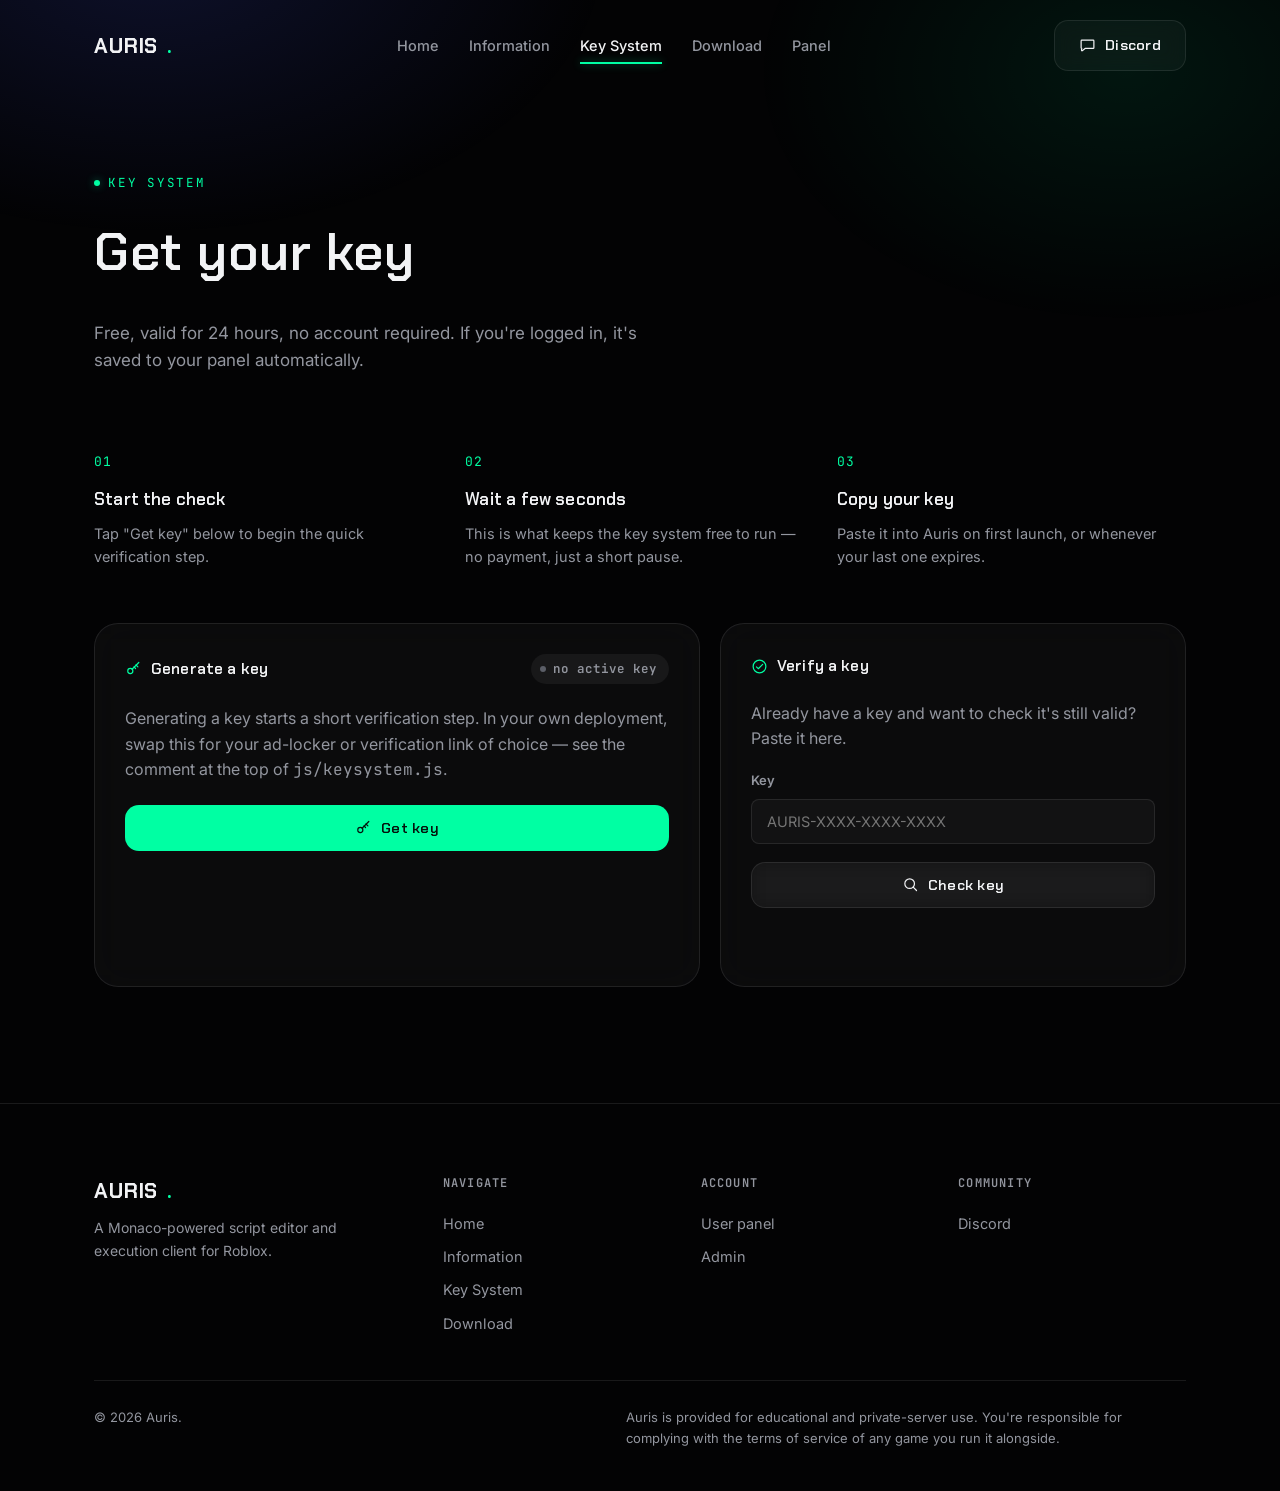
<file: keysystem.html>
<!DOCTYPE html>
<html lang="en">
<head>
<meta charset="UTF-8">
<meta name="viewport" content="width=device-width, initial-scale=1.0">
<title>Key System — Auris</title>
<meta name="description" content="Generate a free 24-hour Auris key and verify existing keys.">
<link rel="preconnect" href="https://fonts.googleapis.com">
<link rel="preconnect" href="https://fonts.gstatic.com" crossorigin>
<link href="https://fonts.googleapis.com/css2?family=Chakra+Petch:wght@500;600;700&family=Inter:wght@400;500;600;700&family=JetBrains+Mono:wght@400;500;600&display=swap" rel="stylesheet">
<link rel="stylesheet" href="css/style.css">
</head>
<body>

<nav class="navbar" id="navbar">
  <div class="container nav-container">
    <a href="index.html" class="nav-logo">AURIS<span class="dot">.</span></a>
    <ul class="nav-links">
      <li><a href="index.html">Home</a></li>
      <li><a href="information.html">Information</a></li>
      <li><a href="keysystem.html">Key System</a></li>
      <li><a href="download.html">Download</a></li>
      <li><a href="user.html">Panel</a></li>
    </ul>
    <div class="nav-actions">
      <a href="https://discord.gg/invite/mG2QCJRTJK" target="_blank" rel="noopener noreferrer" class="btn btn-ghost">
        <span data-icon="chat"></span><span class="btn-discord-label">Discord</span>
      </a>
      <button class="nav-toggle" id="navToggle" aria-label="Open menu"><span data-icon="menu"></span></button>
    </div>
  </div>
</nav>
<div class="scrim" id="scrim"></div>
<aside class="mobile-panel" id="mobilePanel">
  <div class="mobile-panel-head">
    <span class="nav-logo">AURIS<span class="dot">.</span></span>
    <button id="mobileClose" aria-label="Close menu" style="background:none;border:none;color:var(--paper)"><span data-icon="close"></span></button>
  </div>
  <nav>
    <a href="index.html">Home</a>
    <a href="information.html">Information</a>
    <a href="keysystem.html">Key System</a>
    <a href="download.html">Download</a>
    <a href="user.html">Panel</a>
  </nav>
</aside>

<header class="page-header">
  <div class="container">
    <span class="eyebrow">Key system</span>
    <h1>Get your key</h1>
    <p class="lead">Free, valid for 24 hours, no account required. If you're logged in, it's saved to your panel automatically.</p>
  </div>
</header>

<section style="padding-top:0">
  <div class="container">
    <div class="steps mb-lg">
      <div class="step">
        <span class="step-num">01</span>
        <h3>Start the check</h3>
        <p>Tap "Get key" below to begin the quick verification step.</p>
      </div>
      <div class="step">
        <span class="step-num">02</span>
        <h3>Wait a few seconds</h3>
        <p>This is what keeps the key system free to run — no payment, just a short pause.</p>
      </div>
      <div class="step">
        <span class="step-num">03</span>
        <h3>Copy your key</h3>
        <p>Paste it into Auris on first launch, or whenever your last one expires.</p>
      </div>
    </div>

    <div class="dash-grid">
      <div class="card" id="keyCard">
        <div class="panel-title">
          <h3><span data-icon="key"></span>Generate a key</h3>
          <span class="status-pill off" id="keyStatusPill">no active key</span>
        </div>

        <div id="keyIdle">
          <p style="margin-bottom:22px">Generating a key starts a short verification step. In your own deployment, swap this for your ad-locker or verification link of choice — see the comment at the top of <code style="font-family:var(--font-mono)">js/keysystem.js</code>.</p>
          <button class="btn btn-primary btn-block" id="getKeyBtn"><span data-icon="key"></span>Get key</button>
        </div>

        <div id="keyVerifying" class="hidden text-center" style="padding:20px 0">
          <p id="verifyText" style="margin-bottom:6px">Verifying, continuing in <span id="verifyCount">5</span>s…</p>
          <p style="font-size:13px;color:var(--mist-dim)">(Demo timer — this is where a real ad-locker step would run.)</p>
        </div>

        <div id="keyReady" class="hidden">
          <p style="margin-bottom:6px">Your key is active:</p>
          <div class="key-display">
            <span id="keyValueText" style="font-family:var(--font-mono)">—</span>
            <button id="copyKeyBtn" aria-label="Copy key"><span data-icon="copy"></span></button>
          </div>
          <div class="meta-line"><span>Expires in</span><span id="keyCountdown" style="font-family:var(--font-mono)">—</span></div>
          <button class="btn btn-ghost btn-block" id="regenKeyBtn" style="margin-top:16px"><span data-icon="refresh"></span>Generate a new one</button>
        </div>
      </div>

      <div class="card">
        <div class="panel-title">
          <h3><span data-icon="check"></span>Verify a key</h3>
        </div>
        <p style="margin-bottom:18px">Already have a key and want to check it's still valid? Paste it here.</p>
        <div class="field no-icon">
          <label for="verifyInput">Key</label>
          <input type="text" id="verifyInput" placeholder="AURIS-XXXX-XXXX-XXXX">
        </div>
        <button class="btn btn-ghost btn-block" id="verifyBtn"><span data-icon="search"></span>Check key</button>
        <p id="verifyResult" class="form-error" style="min-height:1.4em;margin-top:14px"></p>
      </div>
    </div>
  </div>
</section>

<footer class="footer">
  <div class="container">
    <div class="footer-top">
      <div class="footer-brand">
        <span class="nav-logo">AURIS<span class="dot">.</span></span>
        <p>A Monaco-powered script editor and execution client for Roblox.</p>
      </div>
      <div class="footer-col">
        <h4>Navigate</h4>
        <a href="index.html">Home</a>
        <a href="information.html">Information</a>
        <a href="keysystem.html">Key System</a>
        <a href="download.html">Download</a>
      </div>
      <div class="footer-col">
        <h4>Account</h4>
        <a href="user.html">User panel</a>
        <a href="admin.html">Admin</a>
      </div>
      <div class="footer-col">
        <h4>Community</h4>
        <a href="https://discord.gg/invite/mG2QCJRTJK" target="_blank" rel="noopener noreferrer">Discord</a>
      </div>
    </div>
    <div class="footer-bottom">
      <p>&copy; <span data-year></span> Auris.</p>
      <p class="disclaimer">Auris is provided for educational and private-server use. You're responsible for complying with the terms of service of any game you run it alongside.</p>
    </div>
  </div>
</footer>

<script src="js/app.js"></script>
<script src="js/auth.js"></script>
<script src="js/keysystem.js"></script>
<script>
  const idleEl = document.getElementById("keyIdle");
  const verifyingEl = document.getElementById("keyVerifying");
  const readyEl = document.getElementById("keyReady");
  const pillEl = document.getElementById("keyStatusPill");
  const countEl = document.getElementById("verifyCount");
  const valueEl = document.getElementById("keyValueText");
  const countdownEl = document.getElementById("keyCountdown");
  let countdownTimer = null;

  function paintExisting() {
    const key = getActiveKeyForCurrentContext();
    if (isKeyValid(key)) {
      showReady(key);
    } else {
      idleEl.classList.remove("hidden");
      readyEl.classList.add("hidden");
      verifyingEl.classList.add("hidden");
      pillEl.textContent = "no active key";
      pillEl.className = "status-pill off";
    }
  }

  function showReady(key) {
    idleEl.classList.add("hidden");
    verifyingEl.classList.add("hidden");
    readyEl.classList.remove("hidden");
    valueEl.textContent = key.value;
    pillEl.textContent = "active";
    pillEl.className = "status-pill on";
    clearInterval(countdownTimer);
    countdownTimer = setInterval(() => {
      const left = key.expiresAt - Date.now();
      if (left <= 0) {
        clearInterval(countdownTimer);
        paintExisting();
        return;
      }
      countdownEl.textContent = formatCountdown(left);
    }, 1000);
    countdownEl.textContent = formatCountdown(key.expiresAt - Date.now());
  }

  document.getElementById("getKeyBtn").addEventListener("click", () => {
    if (REAL_VERIFICATION_URL) { window.location.href = REAL_VERIFICATION_URL; return; }
    idleEl.classList.add("hidden");
    verifyingEl.classList.remove("hidden");
    let n = 5;
    countEl.textContent = n;
    const t = setInterval(() => {
      n -= 1;
      countEl.textContent = n;
      if (n <= 0) {
        clearInterval(t);
        const key = generateKeyForCurrentContext();
        showToast("Key generated — valid for 24 hours.");
        showReady(key);
      }
    }, 1000);
  });

  document.getElementById("regenKeyBtn").addEventListener("click", () => {
    readyEl.classList.add("hidden");
    idleEl.classList.remove("hidden");
  });

  document.getElementById("copyKeyBtn").addEventListener("click", async () => {
    try {
      await navigator.clipboard.writeText(valueEl.textContent);
      showToast("Key copied to clipboard.");
    } catch {
      showToast("Couldn't copy automatically — select the key manually.", "error");
    }
  });

  document.getElementById("verifyBtn").addEventListener("click", () => {
    const val = document.getElementById("verifyInput").value;
    const resultEl = document.getElementById("verifyResult");
    if (!val.trim()) { resultEl.textContent = "Enter a key first."; return; }
    const res = verifyKeyString(val);
    if (res.valid) {
      resultEl.style.color = "var(--mint)";
      resultEl.textContent = "Valid — " + formatCountdown(res.key.expiresAt - Date.now()) + " remaining.";
    } else {
      resultEl.style.color = "var(--alarm)";
      resultEl.textContent = res.reason === "expired" ? "That key has expired." : "That key wasn't found.";
    }
  });

  paintExisting();
</script>
</body>
</html>
</file>
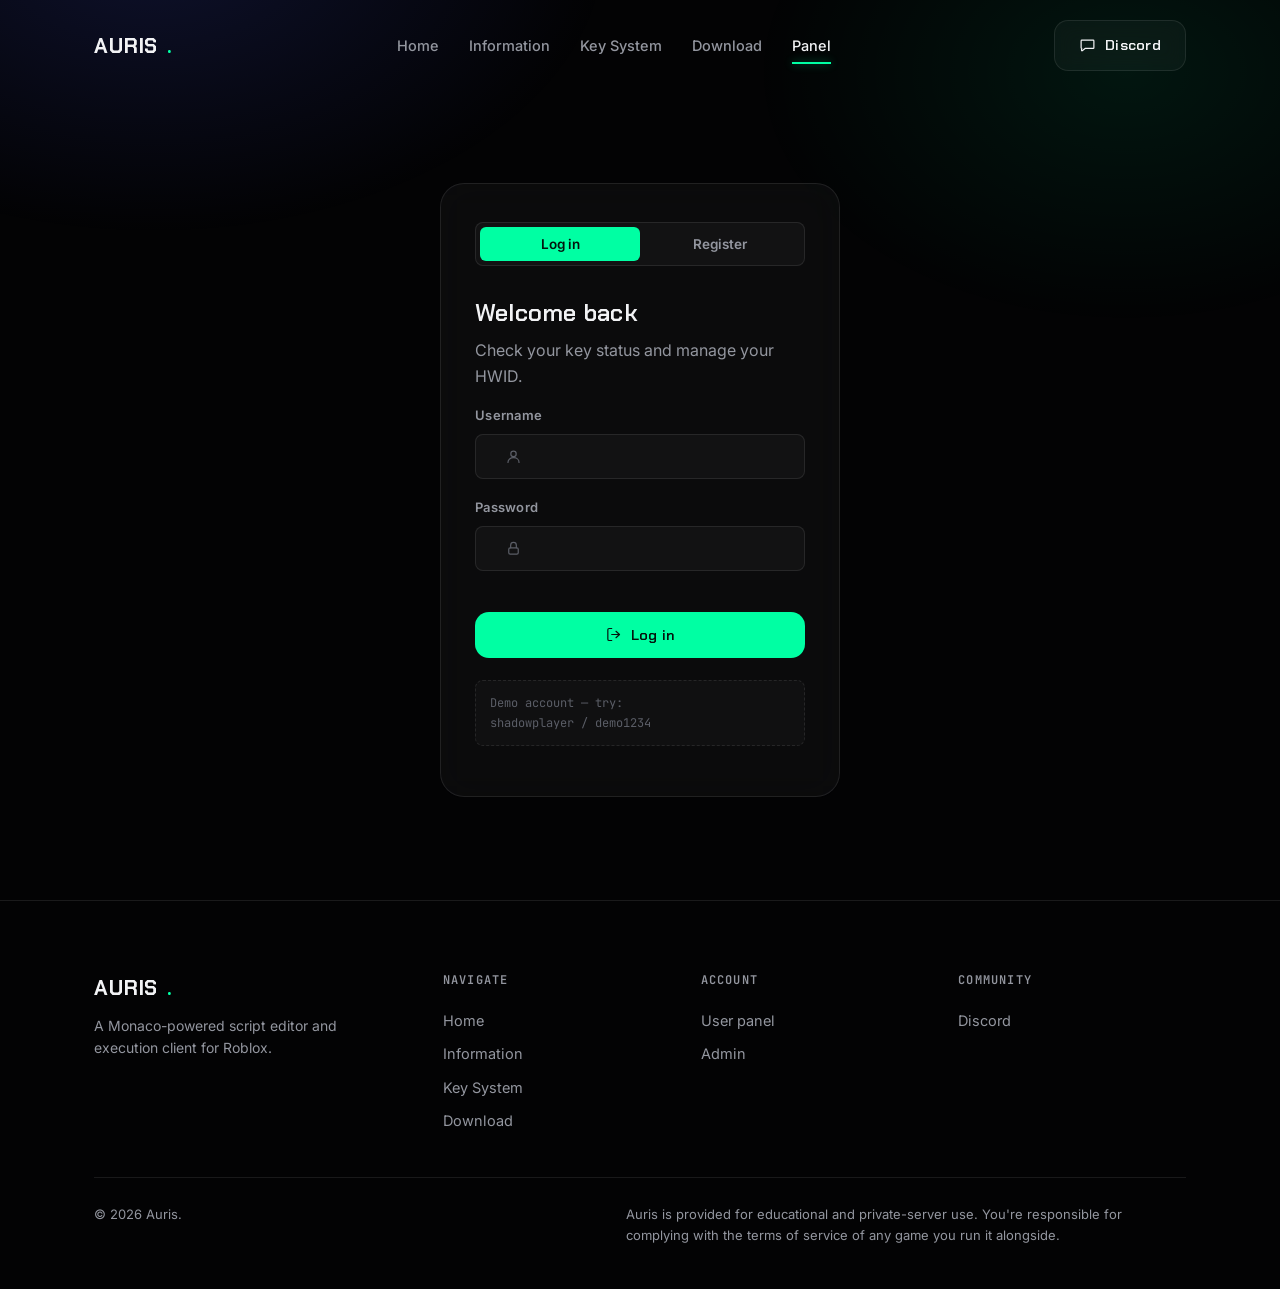
<file: user.html>
<!DOCTYPE html>
<html lang="en">
<head>
<meta charset="UTF-8">
<meta name="viewport" content="width=device-width, initial-scale=1.0">
<title>User Panel — Auris</title>
<meta name="description" content="Log in to check your key status, reset your HWID, and grab the download.">
<link rel="preconnect" href="https://fonts.googleapis.com">
<link rel="preconnect" href="https://fonts.gstatic.com" crossorigin>
<link href="https://fonts.googleapis.com/css2?family=Chakra+Petch:wght@500;600;700&family=Inter:wght@400;500;600;700&family=JetBrains+Mono:wght@400;500;600&display=swap" rel="stylesheet">
<link rel="stylesheet" href="css/style.css">
</head>
<body>

<nav class="navbar" id="navbar">
  <div class="container nav-container">
    <a href="index.html" class="nav-logo">AURIS<span class="dot">.</span></a>
    <ul class="nav-links">
      <li><a href="index.html">Home</a></li>
      <li><a href="information.html">Information</a></li>
      <li><a href="keysystem.html">Key System</a></li>
      <li><a href="download.html">Download</a></li>
      <li><a href="user.html">Panel</a></li>
    </ul>
    <div class="nav-actions">
      <a href="https://discord.gg/invite/mG2QCJRTJK" target="_blank" rel="noopener noreferrer" class="btn btn-ghost">
        <span data-icon="chat"></span><span class="btn-discord-label">Discord</span>
      </a>
      <button class="nav-toggle" id="navToggle" aria-label="Open menu"><span data-icon="menu"></span></button>
    </div>
  </div>
</nav>
<div class="scrim" id="scrim"></div>
<aside class="mobile-panel" id="mobilePanel">
  <div class="mobile-panel-head">
    <span class="nav-logo">AURIS<span class="dot">.</span></span>
    <button id="mobileClose" aria-label="Close menu" style="background:none;border:none;color:var(--paper)"><span data-icon="close"></span></button>
  </div>
  <nav>
    <a href="index.html">Home</a>
    <a href="information.html">Information</a>
    <a href="keysystem.html">Key System</a>
    <a href="download.html">Download</a>
    <a href="user.html">Panel</a>
  </nav>
</aside>

<!-- ============ LOGGED OUT: auth card ============ -->
<div id="authView" class="auth-shell hidden">
  <div class="card auth-card">
    <div class="auth-tabs">
      <button class="active" id="tabLogin">Log in</button>
      <button id="tabRegister">Register</button>
    </div>

    <div id="loginForm">
      <h1>Welcome back</h1>
      <p>Check your key status and manage your HWID.</p>
      <div class="field">
        <label for="loginUser">Username</label>
        <div class="input-wrap"><span class="icon" data-icon="user"></span><input id="loginUser" type="text" autocomplete="username"></div>
      </div>
      <div class="field">
        <label for="loginPass">Password</label>
        <div class="input-wrap"><span class="icon" data-icon="lock"></span><input id="loginPass" type="password" autocomplete="current-password"></div>
      </div>
      <p class="form-error" id="loginError"></p>
      <button class="btn btn-primary btn-block" id="loginBtn"><span data-icon="logout"></span>Log in</button>
      <p class="demo-hint">Demo account — try:<br>shadowplayer / demo1234</p>
    </div>

    <div id="registerForm" class="hidden">
      <h1>Create an account</h1>
      <p>Optional — you can also just grab a key without one.</p>
      <div class="field">
        <label for="regUser">Username</label>
        <div class="input-wrap"><span class="icon" data-icon="user"></span><input id="regUser" type="text" autocomplete="username"></div>
      </div>
      <div class="field">
        <label for="regPass">Password</label>
        <div class="input-wrap"><span class="icon" data-icon="lock"></span><input id="regPass" type="password" autocomplete="new-password"></div>
      </div>
      <p class="form-error" id="registerError"></p>
      <button class="btn btn-primary btn-block" id="registerBtn"><span data-icon="user"></span>Create account</button>
    </div>
  </div>
</div>

<!-- ============ LOGGED IN: dashboard ============ -->
<div id="dashView" class="hidden">
  <header class="dash-header container">
    <div>
      <h1>Hey, <span id="dashUsername">—</span></h1>
      <p>Here's where things stand.</p>
    </div>
    <button class="btn btn-ghost" id="logoutBtn"><span data-icon="logout"></span>Log out</button>
  </header>

  <section style="padding-top:0">
    <div class="container">
      <div class="dash-grid">
        <div class="card">
          <div class="panel-title">
            <h3><span data-icon="key"></span>Your key</h3>
            <span class="status-pill off" id="dashKeyPill">no active key</span>
          </div>
          <div id="dashNoKey">
            <p>You don't have an active key yet.</p>
            <a href="keysystem.html" class="btn btn-primary btn-block"><span data-icon="key"></span>Get a key</a>
          </div>
          <div id="dashHasKey" class="hidden">
            <div class="key-display">
              <span id="dashKeyValue" style="font-family:var(--font-mono)">—</span>
              <button id="dashCopyKey" aria-label="Copy key"><span data-icon="copy"></span></button>
            </div>
            <div class="meta-line"><span>Expires in</span><span id="dashKeyCountdown" style="font-family:var(--font-mono)">—</span></div>
            <a href="keysystem.html" class="btn btn-ghost btn-block" style="margin-top:16px">Manage on Key System page</a>
          </div>
        </div>

        <div class="card">
          <div class="panel-title">
            <h3><span data-icon="shield"></span>Device (HWID)</h3>
          </div>
          <div class="key-display" style="font-size:13px">
            <span id="dashHwid" style="font-family:var(--font-mono)">—</span>
          </div>
          <p id="hwidCooldownNote" style="font-size:13px;margin-bottom:14px"></p>
          <button class="btn btn-ghost btn-block" id="resetHwidBtn"><span data-icon="refresh"></span>Reset HWID</button>
        </div>
      </div>

      <div class="grid grid-3">
        <a href="download.html" class="card card-hover" style="text-align:center">
          <div class="icon-badge" style="margin:0 auto 14px"><span data-icon="download"></span></div>
          <h3 style="font-size:15.5px;margin-bottom:4px">Download Auris</h3>
          <p style="font-size:13.5px;margin:0">Latest build for Windows</p>
        </a>
        <a href="https://discord.gg/invite/mG2QCJRTJK" target="_blank" rel="noopener noreferrer" class="card card-hover" style="text-align:center">
          <div class="icon-badge alt" style="margin:0 auto 14px"><span data-icon="chat"></span></div>
          <h3 style="font-size:15.5px;margin-bottom:4px">Join Discord</h3>
          <p style="font-size:13.5px;margin:0">Updates and support</p>
        </a>
        <a href="information.html" class="card card-hover" style="text-align:center">
          <div class="icon-badge" style="margin:0 auto 14px"><span data-icon="code"></span></div>
          <h3 style="font-size:15.5px;margin-bottom:4px">Read the FAQ</h3>
          <p style="font-size:13.5px;margin:0">Requirements &amp; common questions</p>
        </a>
      </div>
    </div>
  </section>
</div>

<footer class="footer">
  <div class="container">
    <div class="footer-top">
      <div class="footer-brand">
        <span class="nav-logo">AURIS<span class="dot">.</span></span>
        <p>A Monaco-powered script editor and execution client for Roblox.</p>
      </div>
      <div class="footer-col">
        <h4>Navigate</h4>
        <a href="index.html">Home</a>
        <a href="information.html">Information</a>
        <a href="keysystem.html">Key System</a>
        <a href="download.html">Download</a>
      </div>
      <div class="footer-col">
        <h4>Account</h4>
        <a href="user.html">User panel</a>
        <a href="admin.html">Admin</a>
      </div>
      <div class="footer-col">
        <h4>Community</h4>
        <a href="https://discord.gg/invite/mG2QCJRTJK" target="_blank" rel="noopener noreferrer">Discord</a>
      </div>
    </div>
    <div class="footer-bottom">
      <p>&copy; <span data-year></span> Auris.</p>
      <p class="disclaimer">Auris is provided for educational and private-server use. You're responsible for complying with the terms of service of any game you run it alongside.</p>
    </div>
  </div>
</footer>

<script src="js/app.js"></script>
<script src="js/auth.js"></script>
<script src="js/keysystem.js"></script>
<script>
  const HWID_COOLDOWN = 24 * 60 * 60 * 1000;
  let dashKeyTimer = null;

  function render() {
    const user = getCurrentUser();
    document.getElementById("authView").classList.toggle("hidden", !!user);
    document.getElementById("dashView").classList.toggle("hidden", !user);
    if (!user) return;

    document.getElementById("dashUsername").textContent = user.username;
    document.getElementById("dashHwid").textContent = user.hwid;

    const key = getActiveKeyForCurrentContext();
    const pill = document.getElementById("dashKeyPill");
    const noKey = document.getElementById("dashNoKey");
    const hasKey = document.getElementById("dashHasKey");
    clearInterval(dashKeyTimer);
    if (isKeyValid(key)) {
      pill.textContent = "active"; pill.className = "status-pill on";
      noKey.classList.add("hidden"); hasKey.classList.remove("hidden");
      document.getElementById("dashKeyValue").textContent = key.value;
      const countdownEl = document.getElementById("dashKeyCountdown");
      const tick = () => {
        const left = key.expiresAt - Date.now();
        if (left <= 0) { clearInterval(dashKeyTimer); render(); return; }
        countdownEl.textContent = formatCountdown(left);
      };
      tick();
      dashKeyTimer = setInterval(tick, 1000);
    } else {
      pill.textContent = "no active key"; pill.className = "status-pill off";
      noKey.classList.remove("hidden"); hasKey.classList.add("hidden");
    }

    const sinceReset = Date.now() - (user.lastHwidReset || 0);
    const resetBtn = document.getElementById("resetHwidBtn");
    const note = document.getElementById("hwidCooldownNote");
    if (user.lastHwidReset && sinceReset < HWID_COOLDOWN) {
      resetBtn.setAttribute("disabled", "true");
      note.textContent = "Next reset available in " + formatCountdown(HWID_COOLDOWN - sinceReset) + ".";
    } else {
      resetBtn.removeAttribute("disabled");
      note.textContent = "One reset per 24 hours.";
    }
  }

  document.getElementById("tabLogin").addEventListener("click", () => {
    document.getElementById("tabLogin").classList.add("active");
    document.getElementById("tabRegister").classList.remove("active");
    document.getElementById("loginForm").classList.remove("hidden");
    document.getElementById("registerForm").classList.add("hidden");
  });
  document.getElementById("tabRegister").addEventListener("click", () => {
    document.getElementById("tabRegister").classList.add("active");
    document.getElementById("tabLogin").classList.remove("active");
    document.getElementById("registerForm").classList.remove("hidden");
    document.getElementById("loginForm").classList.add("hidden");
  });

  document.getElementById("loginBtn").addEventListener("click", () => {
    const res = loginUser(document.getElementById("loginUser").value, document.getElementById("loginPass").value);
    const err = document.getElementById("loginError");
    if (res.ok) { err.textContent = ""; showToast("Welcome back, " + res.user.username + "."); render(); }
    else err.textContent = res.error;
  });

  document.getElementById("registerBtn").addEventListener("click", () => {
    const res = registerUser(document.getElementById("regUser").value, document.getElementById("regPass").value);
    const err = document.getElementById("registerError");
    if (res.ok) { err.textContent = ""; showToast("Account created — you're logged in."); render(); }
    else err.textContent = res.error;
  });

  document.getElementById("logoutBtn").addEventListener("click", () => {
    logoutUser();
    showToast("Logged out.");
    render();
  });

  document.getElementById("dashCopyKey").addEventListener("click", async () => {
    try { await navigator.clipboard.writeText(document.getElementById("dashKeyValue").textContent); showToast("Key copied."); }
    catch { showToast("Couldn't copy automatically — select the key manually.", "error"); }
  });

  document.getElementById("resetHwidBtn").addEventListener("click", async () => {
    const ok = await confirmAction("Reset your HWID? Your key will move to the new device fingerprint.", "Reset HWID");
    if (!ok) return;
    const user = getCurrentUser();
    updateUser(user.id, { hwid: genHwid(), lastHwidReset: Date.now() });
    showToast("HWID reset.");
    render();
  });

  render();
</script>
</body>
</html>
</file>
<file: css/style.css>
/* =========================================================
   AURIS — design tokens
   Void black canvas, mint signal, technical/mono data type.
   ========================================================= */
:root {
  /* color */
  --void: #030304;
  --void-raised: #0A0B0E;
  --panel: rgba(255, 255, 255, 0.035);
  --panel-border: rgba(255, 255, 255, 0.09);
  --panel-border-hi: rgba(0, 255, 163, 0.4);
  --mint: #00ffa3;
  --mint-soft: rgba(0, 255, 163, 0.14);
  --mint-glow: rgba(0, 255, 163, 0.45);
  --drift: #4b5eff;
  --paper: #f2f3f5;
  --mist: #93969f;
  --mist-dim: #5b5e67;
  --alarm: #ff5c7a;
  --alarm-soft: rgba(255, 92, 122, 0.13);
  --amber: #ffc15e;
  --amber-soft: rgba(255, 193, 94, 0.13);

  /* type */
  --font-display: "Chakra Petch", "Segoe UI", sans-serif;
  --font-body: "Inter", "Segoe UI", system-ui, sans-serif;
  --font-mono: "JetBrains Mono", ui-monospace, "Consolas", monospace;

  /* shape */
  --r-sm: 8px;
  --r-md: 14px;
  --r-lg: 24px;
  --container: 1140px;
}

* { box-sizing: border-box; }
html { scroll-behavior: smooth; }

body {
  margin: 0;
  background: var(--void);
  color: var(--paper);
  font-family: var(--font-body);
  font-size: 16px;
  line-height: 1.6;
  -webkit-font-smoothing: antialiased;
  overflow-x: hidden;
}

body::before {
  /* faint ambient drift glow, fixed, sits behind all content */
  content: "";
  position: fixed;
  inset: 0;
  z-index: 0;
  pointer-events: none;
  background:
    radial-gradient(760px 480px at 12% -6%, rgba(75, 94, 255, 0.16), transparent 60%),
    radial-gradient(620px 420px at 88% 8%, rgba(0, 255, 163, 0.08), transparent 60%);
}

img, canvas, svg { display: block; max-width: 100%; }

a { color: inherit; text-decoration: none; }

h1, h2, h3, h4 {
  font-family: var(--font-display);
  font-weight: 600;
  letter-spacing: 0.01em;
  margin: 0 0 0.5em;
  color: var(--paper);
}

p { margin: 0 0 1em; color: var(--mist); }

button { font-family: inherit; cursor: pointer; }

input, select {
  font-family: var(--font-body);
  color: var(--paper);
}

::selection { background: var(--mint-soft); color: var(--paper); }

:focus-visible {
  outline: 2px solid var(--mint);
  outline-offset: 3px;
  border-radius: 4px;
}

.container {
  max-width: var(--container);
  margin: 0 auto;
  padding: 0 24px;
  position: relative;
  z-index: 1;
}

.eyebrow {
  display: inline-flex;
  align-items: center;
  gap: 8px;
  font-family: var(--font-mono);
  font-size: 12.5px;
  letter-spacing: 0.14em;
  text-transform: uppercase;
  color: var(--mint);
  margin-bottom: 14px;
}
.eyebrow::before {
  content: "";
  width: 6px;
  height: 6px;
  border-radius: 50%;
  background: var(--mint);
  box-shadow: 0 0 8px var(--mint-glow);
}

section { position: relative; z-index: 1; padding: 96px 0; }
.section-head { max-width: 620px; margin-bottom: 56px; }
.section-head h2 { font-size: clamp(28px, 4vw, 40px); }
.section-head p { font-size: 16.5px; }

@media (prefers-reduced-motion: reduce) {
  *, *::before, *::after {
    animation-duration: 0.001ms !important;
    animation-iteration-count: 1 !important;
    transition-duration: 0.001ms !important;
    scroll-behavior: auto !important;
  }
}

/* =========================================================
   Navbar
   ========================================================= */
.navbar {
  position: fixed;
  top: 0;
  left: 0;
  right: 0;
  z-index: 100;
  padding: 20px 0;
  transition: background 0.3s ease, padding 0.3s ease, border-color 0.3s ease;
  border-bottom: 1px solid transparent;
}
.navbar.is-scrolled {
  background: rgba(3, 3, 4, 0.78);
  backdrop-filter: blur(16px) saturate(140%);
  -webkit-backdrop-filter: blur(16px) saturate(140%);
  padding: 14px 0;
  border-color: var(--panel-border);
}
.nav-container {
  display: flex;
  align-items: center;
  justify-content: space-between;
  gap: 20px;
}
.nav-logo {
  font-family: var(--font-display);
  font-weight: 700;
  font-size: 21px;
  letter-spacing: 0.04em;
  display: inline-flex;
  align-items: center;
  gap: 9px;
}
.nav-logo .dot { color: var(--mint); }
.nav-links {
  list-style: none;
  display: flex;
  gap: 30px;
  margin: 0;
  padding: 0;
}
.nav-links a {
  font-size: 14.5px;
  font-weight: 500;
  color: var(--mist);
  transition: color 0.2s ease;
  position: relative;
  padding: 4px 0;
}
.nav-links a:hover, .nav-links a.active { color: var(--paper); }
.nav-links a.active::after {
  content: "";
  position: absolute;
  left: 0; bottom: -6px;
  width: 100%; height: 2px;
  background: var(--mint);
  box-shadow: 0 0 8px var(--mint-glow);
}
.nav-actions { display: flex; align-items: center; gap: 14px; }
.nav-toggle {
  display: none;
  background: none;
  border: 1px solid var(--panel-border);
  border-radius: var(--r-sm);
  color: var(--paper);
  width: 40px; height: 40px;
  align-items: center;
  justify-content: center;
}
.nav-toggle .icon { width: 18px; height: 18px; }

.mobile-panel {
  display: none;
  position: fixed;
  top: 0; right: 0; bottom: 0;
  width: min(320px, 84vw);
  background: #08090c;
  border-left: 1px solid var(--panel-border);
  z-index: 140;
  padding: 26px 22px;
  transform: translateX(100%);
  transition: transform 0.32s ease;
}
.mobile-panel.is-open { transform: translateX(0); }
.mobile-panel-head { display: flex; justify-content: space-between; align-items: center; margin-bottom: 30px; }
.mobile-panel nav { display: flex; flex-direction: column; gap: 4px; }
.mobile-panel a {
  padding: 13px 4px;
  font-size: 16px;
  color: var(--paper);
  border-bottom: 1px solid var(--panel-border);
}
.scrim {
  display: none;
  position: fixed; inset: 0;
  background: rgba(0,0,0,0.55);
  z-index: 130;
  opacity: 0;
  transition: opacity 0.3s ease;
}
.scrim.is-open { opacity: 1; }

@media (max-width: 880px) {
  .nav-links { display: none; }
  .nav-actions .btn-discord-label { display: none; }
  .nav-toggle { display: inline-flex; }
  .mobile-panel, .scrim { display: block; }
}

/* =========================================================
   Buttons
   ========================================================= */
.btn {
  display: inline-flex;
  align-items: center;
  gap: 9px;
  font-family: var(--font-display);
  font-weight: 600;
  font-size: 14.5px;
  letter-spacing: 0.02em;
  padding: 13px 24px;
  border-radius: var(--r-md);
  border: 1px solid transparent;
  transition: transform 0.18s ease, box-shadow 0.18s ease, border-color 0.18s ease, background 0.18s ease;
  white-space: nowrap;
}
.btn .icon { width: 17px; height: 17px; }
.btn-primary {
  background: var(--mint);
  color: #04140d;
  box-shadow: 0 0 0 rgba(0,255,163,0);
}
.btn-primary:hover { transform: translateY(-2px); box-shadow: 0 10px 30px -8px var(--mint-glow); }
.btn-ghost {
  background: var(--panel);
  border-color: var(--panel-border);
  color: var(--paper);
  backdrop-filter: blur(10px);
}
.btn-ghost:hover { border-color: var(--panel-border-hi); transform: translateY(-2px); }
.btn-danger { background: var(--alarm-soft); color: var(--alarm); border-color: rgba(255,92,122,0.3); }
.btn-danger:hover { background: var(--alarm); color: #250308; }
.btn-block { width: 100%; justify-content: center; }
.btn-sm { padding: 9px 14px; font-size: 13px; border-radius: var(--r-sm); }
.btn[disabled] { opacity: 0.45; pointer-events: none; }

/* =========================================================
   Hero
   ========================================================= */
.hero {
  position: relative;
  height: 100vh;
  min-height: 640px;
  height: 100svh;
  overflow: hidden;
}
.hero-canvas {
  position: absolute;
  inset: 0;
  width: 100%;
  height: 100%;
  z-index: 1;
}
.hero-overlay {
  position: absolute;
  left: 0; right: 0;
  bottom: 12%;
  z-index: 2;
  display: flex;
  flex-direction: column;
  align-items: center;
  gap: 30px;
  text-align: center;
  padding: 0 20px;
  opacity: 0;
  animation: heroIn 1s ease forwards;
  animation-delay: 2.4s;
}
.hero-overlay p {
  font-size: clamp(15px, 2vw, 18px);
  color: var(--mist);
  max-width: 460px;
  margin: 0;
}
.hero-actions { display: flex; gap: 16px; flex-wrap: wrap; justify-content: center; }
.scroll-cue {
  position: absolute;
  left: 50%; bottom: 30px;
  transform: translateX(-50%);
  z-index: 2;
  width: 34px; height: 34px;
  border-radius: 50%;
  border: 1px solid var(--panel-border);
  background: var(--panel);
  color: var(--mist);
  display: flex; align-items: center; justify-content: center;
  opacity: 0;
  animation: fadeIn 0.8s ease forwards 3.2s, bob 2.2s ease-in-out infinite 3.2s;
}
.scroll-cue .icon { width: 15px; height: 15px; }

@keyframes heroIn { to { opacity: 1; } }
@keyframes fadeIn { to { opacity: 1; } }
@keyframes bob {
  0%, 100% { transform: translate(-50%, 0); }
  50% { transform: translate(-50%, 6px); }
}

/* =========================================================
   Cards / panels
   ========================================================= */
.card {
  background: var(--panel);
  border: 1px solid var(--panel-border);
  border-radius: var(--r-lg);
  backdrop-filter: blur(18px) saturate(140%);
  -webkit-backdrop-filter: blur(18px) saturate(140%);
  padding: 30px;
  transition: border-color 0.25s ease, transform 0.25s ease;
}
.card-hover:hover { border-color: var(--panel-border-hi); transform: translateY(-3px); }

.grid { display: grid; gap: 22px; }
.grid-3 { grid-template-columns: repeat(3, 1fr); }
.grid-2 { grid-template-columns: repeat(2, 1fr); }
@media (max-width: 900px) { .grid-3 { grid-template-columns: repeat(2, 1fr); } }
@media (max-width: 640px) { .grid-3, .grid-2 { grid-template-columns: 1fr; } }

.feature-card .icon-badge { margin-bottom: 18px; }
.feature-card h3 { font-size: 18px; margin-bottom: 8px; }
.feature-card p { font-size: 14.5px; margin: 0; }

.icon-badge {
  width: 44px; height: 44px;
  border-radius: var(--r-sm);
  background: var(--mint-soft);
  color: var(--mint);
  display: flex; align-items: center; justify-content: center;
}
.icon-badge .icon { width: 21px; height: 21px; }
.icon-badge.alt { background: rgba(75,94,255,0.14); color: #8f9bff; }

/* steps (genuine sequence content only) */
.steps { display: grid; grid-template-columns: repeat(3, 1fr); gap: 22px; counter-reset: step; }
@media (max-width: 760px) { .steps { grid-template-columns: 1fr; } }
.step { position: relative; }
.step .step-num {
  font-family: var(--font-mono);
  font-size: 13px;
  color: var(--mint);
  letter-spacing: 0.08em;
  display: block;
  margin-bottom: 14px;
}
.step h3 { font-size: 17px; }
.step p { font-size: 14.5px; }

/* =========================================================
   Discord band
   ========================================================= */
.discord-band {
  display: flex;
  align-items: center;
  justify-content: space-between;
  gap: 30px;
  flex-wrap: wrap;
  padding: 44px;
}
.discord-band h2 { font-size: clamp(24px, 3vw, 32px); margin-bottom: 6px; }
.discord-band p { margin: 0; }
.discord-band-left { display: flex; align-items: center; gap: 22px; max-width: 520px; }

/* =========================================================
   Footer
   ========================================================= */
.footer { padding: 70px 0 30px; border-top: 1px solid var(--panel-border); }
.footer-top {
  display: grid;
  grid-template-columns: 1.4fr 1fr 1fr 1fr;
  gap: 30px;
  padding-bottom: 40px;
}
@media (max-width: 760px) { .footer-top { grid-template-columns: 1fr 1fr; } }
.footer-brand p { font-size: 14px; max-width: 260px; margin-top: 10px; }
.footer-col h4 {
  font-family: var(--font-mono);
  font-size: 12px;
  letter-spacing: 0.1em;
  text-transform: uppercase;
  color: var(--mist);
  margin-bottom: 14px;
}
.footer-col a { display: block; font-size: 14.5px; color: var(--mist); padding: 5px 0; transition: color 0.2s ease; }
.footer-col a:hover { color: var(--mint); }
.footer-bottom {
  display: flex;
  justify-content: space-between;
  gap: 20px;
  flex-wrap: wrap;
  padding-top: 26px;
  border-top: 1px solid var(--panel-border);
  font-size: 13px;
  color: var(--mist-dim);
}
.footer-bottom .disclaimer { max-width: 560px; }

/* =========================================================
   Page header (non-home pages)
   ========================================================= */
.page-header { padding: 168px 0 60px; }
.page-header .eyebrow { margin-bottom: 18px; }
.page-header h1 { font-size: clamp(32px, 5vw, 52px); max-width: 700px; }
.page-header p.lead { font-size: 17px; max-width: 560px; }

/* =========================================================
   Forms
   ========================================================= */
.field { margin-bottom: 18px; text-align: left; }
.field label {
  display: block;
  font-size: 13px;
  font-weight: 600;
  color: var(--mist);
  margin-bottom: 8px;
  letter-spacing: 0.02em;
}
.input-wrap { position: relative; }
.input-wrap .icon {
  position: absolute; left: 15px; top: 50%; transform: translateY(-50%);
  width: 17px; height: 17px; color: var(--mist-dim);
}
.field input {
  width: 100%;
  background: rgba(255,255,255,0.03);
  border: 1px solid var(--panel-border);
  border-radius: var(--r-sm);
  padding: 13px 15px 13px 42px;
  font-size: 14.5px;
  transition: border-color 0.2s ease, background 0.2s ease;
}
.field input:focus {
  outline: none;
  border-color: var(--panel-border-hi);
  background: rgba(255,255,255,0.05);
}
.field.no-icon input { padding-left: 15px; }
.form-error {
  font-size: 13px;
  color: var(--alarm);
  margin: -6px 0 16px;
  min-height: 1em;
}
.form-note { font-size: 13px; color: var(--mist-dim); text-align: center; margin-top: 18px; }
.form-note button { background: none; border: none; color: var(--mint); font-weight: 600; padding: 0; }

/* =========================================================
   Auth shell (login/register + admin login)
   ========================================================= */
.auth-shell {
  min-height: 100vh;
  display: flex;
  align-items: center;
  justify-content: center;
  padding: 140px 20px 60px;
}
.auth-card { width: 100%; max-width: 400px; padding: 38px 34px; }
.auth-card h1 { font-size: 24px; margin-bottom: 6px; }
.auth-card > p { font-size: 14px; margin-bottom: 28px; }
.auth-tabs {
  display: flex;
  background: rgba(255,255,255,0.03);
  border: 1px solid var(--panel-border);
  border-radius: var(--r-sm);
  padding: 4px;
  margin-bottom: 28px;
}
.auth-tabs button {
  flex: 1;
  background: none;
  border: none;
  color: var(--mist);
  font-family: var(--font-body);
  font-weight: 600;
  font-size: 13.5px;
  padding: 9px;
  border-radius: 6px;
  transition: all 0.2s ease;
}
.auth-tabs button.active { background: var(--mint); color: #04140d; }
.demo-hint {
  font-family: var(--font-mono);
  font-size: 12px;
  color: var(--mist-dim);
  background: rgba(255,255,255,0.025);
  border: 1px dashed var(--panel-border);
  border-radius: var(--r-sm);
  padding: 12px 14px;
  margin-top: 22px;
  line-height: 1.7;
}

/* =========================================================
   Dashboards (user + admin)
   ========================================================= */
.dash-header {
  display: flex;
  justify-content: space-between;
  align-items: flex-end;
  gap: 20px;
  flex-wrap: wrap;
  padding: 150px 0 46px;
}
.dash-header h1 { font-size: clamp(26px, 4vw, 36px); margin-bottom: 6px; }
.dash-header p { margin: 0; }

.stat-row { display: grid; grid-template-columns: repeat(4, 1fr); gap: 18px; margin-bottom: 26px; }
@media (max-width: 900px) { .stat-row { grid-template-columns: repeat(2, 1fr); } }
.stat-card { padding: 22px 24px; }
.stat-card .label {
  font-family: var(--font-mono);
  font-size: 11.5px;
  letter-spacing: 0.1em;
  text-transform: uppercase;
  color: var(--mist);
  display: block;
  margin-bottom: 10px;
}
.stat-card .value { font-family: var(--font-display); font-size: 30px; font-weight: 600; }
.stat-card .value.mint { color: var(--mint); }

.dash-grid { display: grid; grid-template-columns: 1.3fr 1fr; gap: 20px; margin-bottom: 20px; }
@media (max-width: 860px) { .dash-grid { grid-template-columns: 1fr; } }

.panel-title {
  display: flex; align-items: center; justify-content: space-between;
  margin-bottom: 22px;
}
.panel-title h3 { font-size: 15.5px; margin: 0; display: flex; align-items: center; gap: 9px; }
.panel-title h3 .icon { width: 17px; height: 17px; color: var(--mint); }

.status-pill {
  display: inline-flex; align-items: center; gap: 7px;
  padding: 5px 12px 5px 9px;
  border-radius: 999px;
  font-size: 12.5px;
  font-weight: 600;
  font-family: var(--font-mono);
}
.status-pill::before { content: ""; width: 6px; height: 6px; border-radius: 50%; }
.status-pill.on { background: var(--mint-soft); color: var(--mint); }
.status-pill.on::before { background: var(--mint); box-shadow: 0 0 6px var(--mint-glow); }
.status-pill.off { background: rgba(255,255,255,0.05); color: var(--mist); }
.status-pill.off::before { background: var(--mist-dim); }
.status-pill.bad { background: var(--alarm-soft); color: var(--alarm); }
.status-pill.bad::before { background: var(--alarm); }

.key-display {
  font-family: var(--font-mono);
  font-size: 15px;
  letter-spacing: 0.03em;
  background: rgba(255,255,255,0.03);
  border: 1px solid var(--panel-border);
  border-radius: var(--r-sm);
  padding: 14px 16px;
  display: flex;
  align-items: center;
  justify-content: space-between;
  gap: 12px;
  margin: 16px 0;
  word-break: break-all;
}
.key-display button { background: none; border: none; color: var(--mist); flex-shrink: 0; }
.key-display button:hover { color: var(--mint); }
.key-display .icon { width: 16px; height: 16px; }

.mono-id {
  font-family: var(--font-mono);
  font-size: 13px;
  color: var(--mist);
  background: rgba(255,255,255,0.03);
  border-radius: 6px;
  padding: 3px 8px;
}

.meta-line { display: flex; justify-content: space-between; font-size: 13.5px; padding: 9px 0; border-bottom: 1px solid var(--panel-border); }
.meta-line:last-child { border-bottom: none; }
.meta-line span:first-child { color: var(--mist); }
.meta-line span:last-child { font-weight: 500; }

/* =========================================================
   Tables
   ========================================================= */
.table-toolbar { display: flex; gap: 12px; margin-bottom: 18px; flex-wrap: wrap; }
.table-search { position: relative; flex: 1; min-width: 200px; }
.table-search .icon { position: absolute; left: 13px; top: 50%; transform: translateY(-50%); width: 15px; height: 15px; color: var(--mist-dim); }
.table-search input {
  width: 100%;
  background: rgba(255,255,255,0.03);
  border: 1px solid var(--panel-border);
  border-radius: var(--r-sm);
  padding: 10px 14px 10px 38px;
  font-size: 14px;
}
.table-search input:focus { outline: none; border-color: var(--panel-border-hi); }

.table-wrap { overflow-x: auto; border-radius: var(--r-md); border: 1px solid var(--panel-border); }
table { width: 100%; border-collapse: collapse; font-size: 13.5px; min-width: 640px; }
thead th {
  text-align: left;
  font-family: var(--font-mono);
  font-size: 11px;
  letter-spacing: 0.08em;
  text-transform: uppercase;
  color: var(--mist);
  padding: 14px 16px;
  background: rgba(255,255,255,0.025);
  border-bottom: 1px solid var(--panel-border);
  white-space: nowrap;
}
tbody td { padding: 14px 16px; border-bottom: 1px solid var(--panel-border); vertical-align: middle; }
tbody tr:last-child td { border-bottom: none; }
tbody tr:hover { background: rgba(255,255,255,0.015); }
.row-actions { display: flex; gap: 6px; }
.row-actions button {
  width: 30px; height: 30px;
  border-radius: 7px;
  border: 1px solid var(--panel-border);
  background: rgba(255,255,255,0.02);
  color: var(--mist);
  display: flex; align-items: center; justify-content: center;
}
.row-actions button .icon { width: 14px; height: 14px; }
.row-actions button:hover { color: var(--paper); border-color: var(--panel-border-hi); }
.row-actions button.danger:hover { color: var(--alarm); border-color: rgba(255,92,122,0.4); }
.empty-row td { text-align: center; color: var(--mist-dim); padding: 40px 16px; }

/* =========================================================
   Accordion (native details/summary)
   ========================================================= */
.accordion { display: flex; flex-direction: column; gap: 12px; }
.accordion details {
  background: var(--panel);
  border: 1px solid var(--panel-border);
  border-radius: var(--r-md);
  padding: 4px 22px;
  transition: border-color 0.2s ease;
}
.accordion details[open] { border-color: var(--panel-border-hi); }
.accordion summary {
  list-style: none;
  cursor: pointer;
  padding: 19px 0;
  font-family: var(--font-display);
  font-size: 15.5px;
  font-weight: 600;
  display: flex;
  justify-content: space-between;
  align-items: center;
}
.accordion summary::-webkit-details-marker { display: none; }
.accordion summary .chev { width: 16px; height: 16px; color: var(--mist); transition: transform 0.25s ease; flex-shrink: 0; margin-left: 16px; }
.accordion details[open] summary .chev { transform: rotate(180deg); color: var(--mint); }
.accordion .a-body { padding: 0 0 20px; font-size: 14.5px; }
.accordion .a-body p:last-child { margin-bottom: 0; }

/* =========================================================
   Toast + modal
   ========================================================= */
.toast-stack {
  position: fixed;
  bottom: 24px;
  right: 24px;
  z-index: 300;
  display: flex;
  flex-direction: column;
  gap: 10px;
}
.toast {
  background: #0c0d11;
  border: 1px solid var(--panel-border);
  border-left: 3px solid var(--mint);
  border-radius: var(--r-sm);
  padding: 14px 18px;
  font-size: 13.5px;
  min-width: 240px;
  box-shadow: 0 12px 30px rgba(0,0,0,0.4);
  animation: toastIn 0.25s ease;
}
.toast.error { border-left-color: var(--alarm); }
@keyframes toastIn { from { opacity: 0; transform: translateY(8px); } to { opacity: 1; transform: translateY(0); } }

.modal-scrim {
  position: fixed; inset: 0;
  background: rgba(2,2,3,0.7);
  backdrop-filter: blur(4px);
  z-index: 400;
  display: flex; align-items: center; justify-content: center;
  padding: 20px;
}
.modal-box { width: 100%; max-width: 380px; padding: 28px; text-align: center; }
.modal-box p { color: var(--paper); font-size: 15px; margin-bottom: 24px; }
.modal-actions { display: flex; gap: 12px; }
.modal-actions .btn { flex: 1; justify-content: center; }

/* =========================================================
   Utility
   ========================================================= */
.text-center { text-align: center; }
.mt-0 { margin-top: 0; }
.hidden { display: none !important; }
.mb-lg { margin-bottom: 40px; }
</file>
